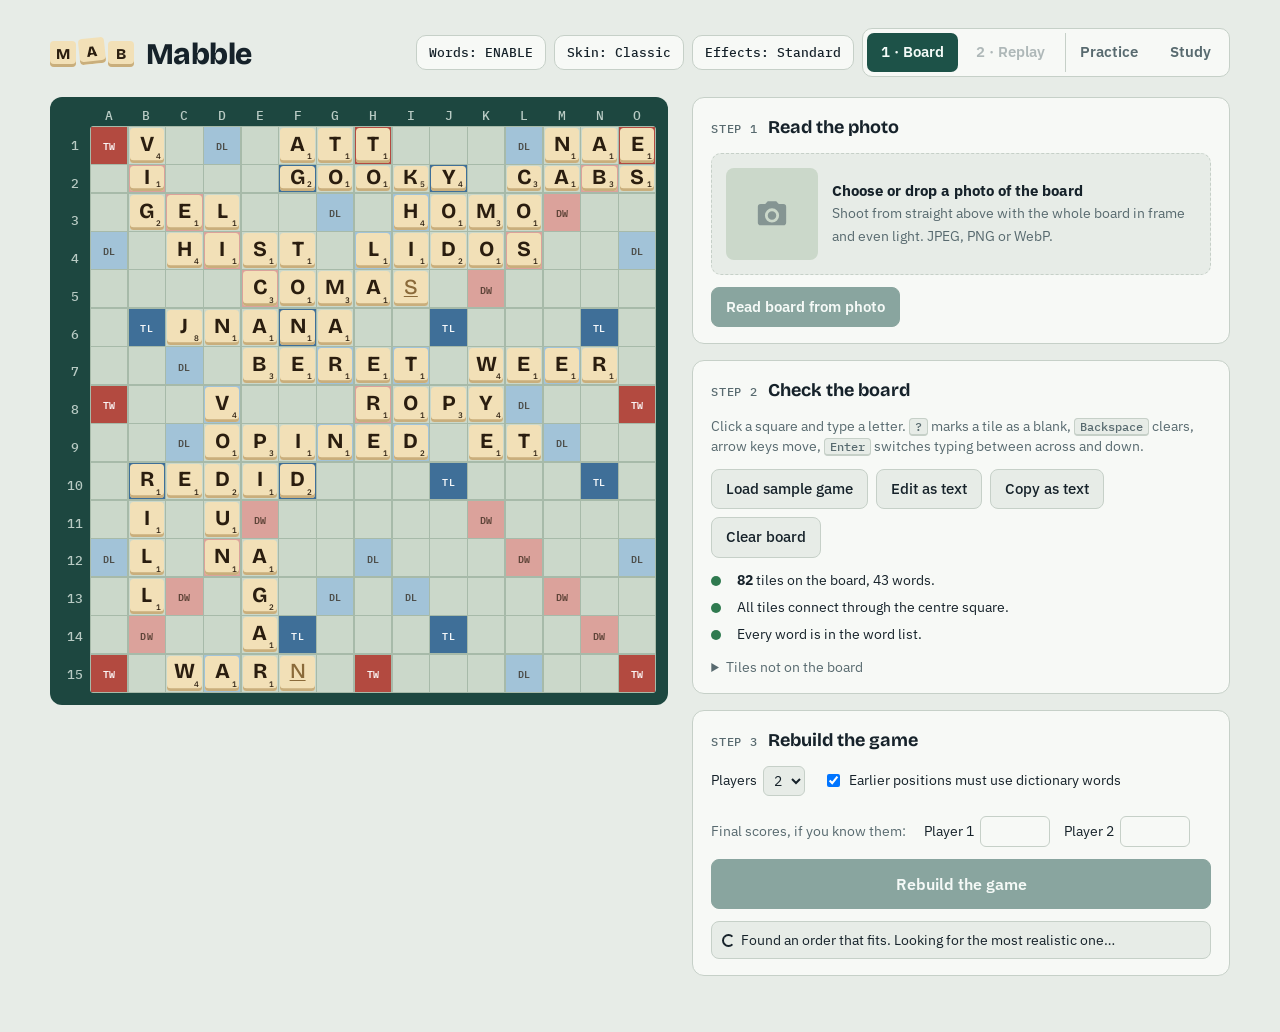
<file: index.html>
<!doctype html>
<html lang="en">
<head>
<meta charset="utf-8">
<meta name="viewport" content="width=device-width,initial-scale=1,viewport-fit=cover">
<title>Mabble</title>
<meta name="description" content="Photograph a finished Scrabble board and rebuild the game move by move, with scores.">
<meta name="theme-color" content="#1d4740">
<link rel="icon" href="icons/icon.svg" type="image/svg+xml">
<link rel="icon" href="icons/icon-192.png" type="image/png" sizes="192x192">
<link rel="apple-touch-icon" href="icons/apple-touch-icon.png">
<link rel="manifest" href="manifest.webmanifest">
<link rel="preconnect" href="https://fonts.googleapis.com">
<link rel="preconnect" href="https://fonts.gstatic.com" crossorigin>
<link rel="stylesheet" href="https://fonts.googleapis.com/css2?family=Bricolage+Grotesque:opsz,wght@12..96,500;12..96,700;12..96,800&family=IBM+Plex+Mono:wght@400;500&family=IBM+Plex+Sans:wght@400;500;600&display=swap">
<script>
// Optional skins (poster, felt): applied before the page draws, with their fonts loaded only when chosen
// Effects: battery saver or high quality (standard has no attribute)
try { const fx = localStorage.getItem('mabble.fx'); if (fx === 'saver' || fx === 'high') document.documentElement.dataset.fx = fx; } catch (e) {}
try { const sk = localStorage.getItem('mabble.skin'), f = { brute: 'https://fonts.googleapis.com/css2?family=Anton&family=Archivo:wght@400;500;600;800&family=IBM+Plex+Mono:wght@400;500;600&family=Oswald:wght@500;600;700&display=swap', felt: 'https://fonts.googleapis.com/css2?family=Jersey+10&display=swap' }[sk]; if (f) { document.documentElement.dataset.skin = sk; document.write('<link rel="stylesheet" id="skinFonts-' + sk + '" href="' + f + '">'); } } catch (e) {}
</script>
<link rel="stylesheet" href="css/style.css">
</head>
<body>
<div class="felt-bg" aria-hidden="true"><div class="felt-swirl"></div><div class="felt-crt"></div></div>
<div class="wrap">
  <!-- ink filters: rough brush edges and torn-paper outlines -->
  <svg class="defs" width="0" height="0" aria-hidden="true" focusable="false">
    <filter id="ink"><feTurbulence type="fractalNoise" baseFrequency="0.85" numOctaves="2" seed="7" result="n"/><feDisplacementMap in="SourceGraphic" in2="n" scale="2.2" xChannelSelector="R" yChannelSelector="G"/></filter>
    <filter id="rough"><feTurbulence type="turbulence" baseFrequency="0.04" numOctaves="2" seed="3" result="n"/><feDisplacementMap in="SourceGraphic" in2="n" scale="7" xChannelSelector="R" yChannelSelector="G"/></filter>
  </svg>
  <header class="top">
    <div class="masthead">
      <div class="rays" aria-hidden="true"></div>
      <div class="brand">
        <div class="mark" aria-hidden="true"><span>M</span><span>A</span><span>B</span></div>
        <h1>Mabble</h1>
      </div>
    </div>
    <div class="head-tools">
    <button class="btn lex-btn" id="lexBtn" type="button" title="Choose the word list">Words: ENABLE</button>
    <button class="btn lex-btn" id="skinBtn" type="button" title="Switch skin">Skin: Classic</button>
    <button class="btn lex-btn" id="fxBtn" type="button" title="Switch animation quality">Effects: Standard</button>
    <div class="tabs" role="tablist" aria-label="Mode">
      <button role="tab" id="tab-setup" aria-selected="true">1 &middot; Board</button>
      <button role="tab" id="tab-replay" aria-selected="false" disabled>2 &middot; Replay</button>
      <button role="tab" id="tab-practice" aria-selected="false">Practice</button>
      <button role="tab" id="tab-study" aria-selected="false">Study<span class="tab-badge" id="studyBadge" hidden></span></button>
    </div>
    </div>
  </header>
  <div class="zigzag" aria-hidden="true"></div>

  <main class="layout">
    <section class="board-col" aria-label="Board">
      <div class="frame">
        <div class="coords" id="colLabels"></div>
        <div class="grid-row">
          <div class="rowlabels" id="rowLabels"></div>
          <div class="board" id="board" aria-label="Scrabble board, 15 by 15"></div>
          <input id="kbd" class="kbd-input" type="text" inputmode="text" autocomplete="off" autocapitalize="characters" autocorrect="off" spellcheck="false" aria-label="Letter for the selected square">
        </div>
      </div>
      <div class="transport" id="transport" hidden>
        <div class="btns">
          <button class="icon-btn" id="tFirst" aria-label="Empty board"><svg viewBox="0 0 16 16"><path d="M3 2h2v12H3zM14 2v12L6 8z"/></svg></button>
          <button class="icon-btn" id="tPrev" aria-label="Previous move"><svg viewBox="0 0 16 16"><path d="M12 2v12L4 8z"/></svg></button>
          <button class="icon-btn play" id="tPlay" aria-label="Play"><svg viewBox="0 0 16 16" id="playIcon"><path d="M4 2v12l10-6z"/></svg></button>
          <button class="icon-btn" id="tNext" aria-label="Next move"><svg viewBox="0 0 16 16"><path d="M4 2v12l8-6z"/></svg></button>
          <button class="icon-btn" id="tLast" aria-label="Final board"><svg viewBox="0 0 16 16"><path d="M11 2h2v12h-2zM2 2v12l8-6z"/></svg></button>
        </div>
        <input type="range" id="tSlider" min="0" max="0" value="0" aria-label="Move">
        <span class="stepnum" id="tNum">0 / 0</span>
      </div>
      <div class="shelves" id="pxRackBox" hidden>
        <!-- the tile bag tiles are drawn from (felt skin only) -->
        <div class="tile-bag" id="tileBag" aria-hidden="true">
          <svg class="bag-art" viewBox="0 0 28 18" shape-rendering="crispEdges" focusable="false"><rect class="k" x="17" y="0" width="4" height="1"/><rect class="pl" x="21" y="0" width="3" height="1"/><rect class="k" x="24" y="0" width="1" height="1"/><rect class="k" x="16" y="1" width="1" height="1"/><rect class="pl" x="17" y="1" width="4" height="1"/><rect class="op" x="21" y="1" width="2" height="1"/><rect class="pl" x="23" y="1" width="2" height="1"/><rect class="k" x="25" y="1" width="1" height="1"/><rect class="k" x="15" y="2" width="1" height="1"/><rect class="pl" x="16" y="2" width="1" height="1"/><rect class="ps" x="17" y="2" width="1" height="1"/><rect class="pu" x="18" y="2" width="2" height="1"/><rect class="op" x="20" y="2" width="4" height="1"/><rect class="pu" x="24" y="2" width="1" height="1"/><rect class="k" x="25" y="2" width="1" height="1"/><rect class="k" x="5" y="3" width="4" height="1"/><rect class="k" x="14" y="3" width="1" height="1"/><rect class="gy" x="15" y="3" width="1" height="1"/><rect class="pu" x="16" y="3" width="4" height="1"/><rect class="op" x="20" y="3" width="4" height="1"/><rect class="pu" x="24" y="3" width="1" height="1"/><rect class="k" x="25" y="3" width="1" height="1"/><rect class="k" x="4" y="4" width="1" height="1"/><rect class="pl" x="5" y="4" width="4" height="1"/><rect class="k" x="9" y="4" width="2" height="1"/><rect class="k" x="13" y="4" width="1" height="1"/><rect class="pl" x="14" y="4" width="1" height="1"/><rect class="gy" x="15" y="4" width="1" height="1"/><rect class="ps" x="16" y="4" width="1" height="1"/><rect class="pu" x="17" y="4" width="3" height="1"/><rect class="op" x="20" y="4" width="3" height="1"/><rect class="pu" x="23" y="4" width="1" height="1"/><rect class="k" x="24" y="4" width="1" height="1"/><rect class="k" x="3" y="5" width="1" height="1"/><rect class="pl" x="4" y="5" width="1" height="1"/><rect class="pu" x="5" y="5" width="4" height="1"/><rect class="pl" x="9" y="5" width="2" height="1"/><rect class="k" x="11" y="5" width="2" height="1"/><rect class="pl" x="13" y="5" width="1" height="1"/><rect class="gy" x="14" y="5" width="1" height="1"/><rect class="pu" x="15" y="5" width="2" height="1"/><rect class="ps" x="17" y="5" width="1" height="1"/><rect class="pu" x="18" y="5" width="3" height="1"/><rect class="op" x="21" y="5" width="1" height="1"/><rect class="pu" x="22" y="5" width="1" height="1"/><rect class="k" x="23" y="5" width="1" height="1"/><rect class="k" x="2" y="6" width="1" height="1"/><rect class="pl" x="3" y="6" width="1" height="1"/><rect class="pu" x="4" y="6" width="7" height="1"/><rect class="pl" x="11" y="6" width="2" height="1"/><rect class="ps" x="13" y="6" width="1" height="1"/><rect class="gy" x="14" y="6" width="1" height="1"/><rect class="pu" x="15" y="6" width="3" height="1"/><rect class="ps" x="18" y="6" width="2" height="1"/><rect class="pu" x="20" y="6" width="2" height="1"/><rect class="k" x="22" y="6" width="1" height="1"/><rect class="k" x="2" y="7" width="1" height="1"/><rect class="pl" x="3" y="7" width="1" height="1"/><rect class="pu" x="4" y="7" width="8" height="1"/><rect class="ps" x="12" y="7" width="1" height="1"/><rect class="gy" x="13" y="7" width="1" height="1"/><rect class="pu" x="14" y="7" width="1" height="1"/><rect class="gy" x="15" y="7" width="3" height="1"/><rect class="k" x="18" y="7" width="4" height="1"/><rect class="k" x="1" y="8" width="1" height="1"/><rect class="pl" x="2" y="8" width="1" height="1"/><rect class="pu" x="3" y="8" width="8" height="1"/><rect class="ps" x="11" y="8" width="1" height="1"/><rect class="pu" x="12" y="8" width="1" height="1"/><rect class="gy" x="13" y="8" width="1" height="1"/><rect class="pu" x="14" y="8" width="4" height="1"/><rect class="gy" x="18" y="8" width="1" height="1"/><rect class="k" x="19" y="8" width="1" height="1"/><rect class="k" x="1" y="9" width="1" height="1"/><rect class="pl" x="2" y="9" width="1" height="1"/><rect class="pu" x="3" y="9" width="9" height="1"/><rect class="gy" x="12" y="9" width="1" height="1"/><rect class="pu" x="13" y="9" width="6" height="1"/><rect class="gy" x="19" y="9" width="1" height="1"/><rect class="k" x="20" y="9" width="1" height="1"/><rect class="k" x="1" y="10" width="1" height="1"/><rect class="pl" x="2" y="10" width="1" height="1"/><rect class="pu" x="3" y="10" width="9" height="1"/><rect class="gd" x="12" y="10" width="1" height="1"/><rect class="pu" x="13" y="10" width="7" height="1"/><rect class="gy" x="20" y="10" width="1" height="1"/><rect class="k" x="21" y="10" width="1" height="1"/><rect class="k" x="0" y="11" width="1" height="1"/><rect class="pl" x="1" y="11" width="1" height="1"/><rect class="pu" x="2" y="11" width="1" height="1"/><rect class="bd" x="3" y="11" width="11" height="1"/><rect class="pu" x="14" y="11" width="7" height="1"/><rect class="gy" x="21" y="11" width="1" height="1"/><rect class="k" x="22" y="11" width="1" height="1"/><rect class="k" x="0" y="12" width="1" height="1"/><rect class="pl" x="1" y="12" width="1" height="1"/><rect class="pu" x="2" y="12" width="1" height="1"/><rect class="bd" x="3" y="12" width="11" height="1"/><rect class="pu" x="14" y="12" width="8" height="1"/><rect class="gy" x="22" y="12" width="1" height="1"/><rect class="k" x="23" y="12" width="1" height="1"/><rect class="k" x="0" y="13" width="1" height="1"/><rect class="pl" x="1" y="13" width="1" height="1"/><rect class="pu" x="2" y="13" width="1" height="1"/><rect class="bd" x="3" y="13" width="11" height="1"/><rect class="pu" x="14" y="13" width="9" height="1"/><rect class="gy" x="23" y="13" width="1" height="1"/><rect class="k" x="24" y="13" width="1" height="1"/><rect class="k" x="0" y="14" width="1" height="1"/><rect class="pl" x="1" y="14" width="1" height="1"/><rect class="pu" x="2" y="14" width="21" height="1"/><rect class="gy" x="23" y="14" width="1" height="1"/><rect class="k" x="24" y="14" width="1" height="1"/><rect class="k" x="0" y="15" width="1" height="1"/><rect class="pl" x="1" y="15" width="1" height="1"/><rect class="ps" x="2" y="15" width="21" height="1"/><rect class="k" x="23" y="15" width="1" height="1"/><rect class="gy" x="24" y="15" width="1" height="1"/><rect class="k" x="25" y="15" width="3" height="1"/><rect class="k" x="1" y="16" width="2" height="1"/><rect class="pl" x="3" y="16" width="1" height="1"/><rect class="ps" x="4" y="16" width="17" height="1"/><rect class="k" x="21" y="16" width="3" height="1"/><rect class="gy" x="24" y="16" width="3" height="1"/><rect class="gd" x="27" y="16" width="1" height="1"/><rect class="k" x="3" y="17" width="18" height="1"/><rect class="k" x="24" y="17" width="4" height="1"/><text class="bag-word" x="8.5" y="13.55" text-anchor="middle">MABBLE</text></svg>
          <span class="bag-count" id="tileBagCount"></span>
        </div>
        <div id="pxRacks"></div>
        <p class="px-live" id="pxLive" aria-live="polite"></p>
        <p class="hint px-help">Tap a tile, then a square. Or tap a square and type; tap it again or press <span class="kbd">Space</span> to switch across or down. <span class="kbd">Enter</span> plays, <span class="kbd">Backspace</span> takes back a tile, <span class="kbd">Esc</span> recalls them all.</p>
      </div>
      <div class="shelves" id="shelves" hidden>
        <div id="shelfList"></div>
        <div class="shelf-key" id="shelfKey">
          <span><i class="rtile key"></i>Certain</span>
          <span><i class="rtile key likely"></i>Likely, with its chance</span>
          <span><i class="rtile key played"></i>Played this move</span>
          <span><i class="rtile key unknown">?</i>Never played, unknown</span>
          <span id="bagCount" class="bag"></span>
        </div>
      </div>
    </section>

    <aside class="panel">
      <!-- SETUP -->
      <div id="setup" class="panel">
        <div class="card">
          <h2><span class="n">Step 1</span>Read the photo</h2>
          <label class="drop" id="drop" for="file">
            <div class="thumb" id="thumb"><svg viewBox="0 0 24 24" aria-hidden="true"><path d="M9 3 7.2 5H4a2 2 0 0 0-2 2v11a2 2 0 0 0 2 2h16a2 2 0 0 0 2-2V7a2 2 0 0 0-2-2h-3.2L15 3H9zm3 5a5 5 0 1 1 0 10 5 5 0 0 1 0-10zm0 2a3 3 0 1 0 0 6 3 3 0 0 0 0-6z"/></svg></div>
            <div>
              <strong id="dropTitle">Choose or drop a photo of the board</strong>
              <span class="hint">Shoot from straight above with the whole board in frame and even light. JPEG, PNG or WebP.</span>
            </div>
          </label>
          <input type="file" id="file" accept="image/jpeg,image/png,image/webp,image/gif" class="visually-hidden">
          <div id="pickerBox" class="picker-box" hidden>
            <p class="hint">Drag the four dots onto the outer corners of the 15 × 15 grid of squares, so the yellow lines follow the board's lines. The yellow dot is A1, the top-left square when letters read upright.</p>
            <canvas id="picker" class="picker" aria-label="Board photo with draggable grid corners"></canvas>
            <div class="row"><button class="btn" id="rotateBtn" type="button">Move A1 to the next corner</button></div>
          </div>
          <div class="row">
            <button class="btn primary" id="readBtn" disabled>Read board from photo</button>
            <button class="btn" id="stopBtn" hidden>Stop</button>
          </div>
          <div class="status" id="visionStatus" hidden></div>
          <details id="warpBox" hidden>
            <summary class="hint">Straightened photo the reader used</summary>
            <img id="warpImg" class="warp-img" alt="Straightened board photo">
          </details>
        </div>

        <div class="card">
          <h2><span class="n">Step 2</span>Check the board</h2>
          <p class="hint">Click a square and type a letter. <span class="kbd">?</span> marks a tile as a blank, <span class="kbd">Backspace</span> clears, arrow keys move, <span class="kbd">Enter</span> switches typing between across and down.</p>
          <div class="row">
            <button class="btn" id="sampleBtn">Load sample game</button>
            <button class="btn" id="textBtn">Edit as text</button>
            <button class="btn" id="copyBtn">Copy as text</button>
            <button class="btn" id="clearBtn">Clear board</button>
          </div>
          <div id="textBox" hidden>
            <textarea id="textArea" spellcheck="false" aria-label="Board as text"></textarea>
            <p class="hint">15 lines of 15 characters. Letters are tiles, lowercase means a blank, a dot is an empty square.</p>
            <div class="row"><button class="btn primary" id="applyText">Apply text</button><button class="btn" id="cancelText">Cancel</button></div>
          </div>
          <div class="checks" id="checks"></div>
          <details>
            <summary class="hint" style="cursor:pointer">Tiles not on the board</summary>
            <div class="unseen" id="unseen"></div>
          </details>
        </div>

        <div class="card">
          <h2><span class="n">Step 3</span>Rebuild the game</h2>
          <div class="opts">
            <label>Players <select id="players"><option>2</option><option>3</option><option>4</option></select></label>
            <label><input type="checkbox" id="strict" checked> Earlier positions must use dictionary words</label>
          </div>
          <div class="opts score-in">
            <span class="hint">Final scores, if you know them:</span>
            <span id="scoreFields"></span>
          </div>
          <button class="btn primary big" id="solveBtn" disabled>Loading word list…</button>
          <div class="status" id="solveStatus" hidden></div>
        </div>
      </div>

      <!-- PRACTICE -->
      <div id="practice" class="panel" hidden>
        <div class="card">
          <h2>Practice game</h2>
          <div class="scores" id="pxScores"></div>
          <div class="px-break" id="pxBreak" aria-live="polite"></div>
          <div class="row px-controls">
            <button class="btn primary" id="pxPlay" disabled>Play</button>
            <button class="btn" id="pxRecall">Recall</button>
            <button class="btn" id="pxShuffle">Shuffle</button>
            <button class="btn" id="pxExchange">Exchange</button>
            <button class="btn primary" id="pxConfirm" hidden>Exchange chosen tiles</button>
            <button class="btn" id="pxPass">Pass</button>
          </div>
          <p class="status" id="pxMsg" hidden></p>
          <div class="row px-foot"><span class="bag" id="pxBag"></span>
            <label class="px-opp">Opponent <select id="pxOpp" title="Who the next new game is against">
              <option value="">Yourself</option><option value="basic">MoBot (easy)</option><option value="better">ThantBot (medium)</option><option value="stee">CinBot (hard)</option>
            </select><span id="pxOppTag" aria-hidden="true"></span></label>
            <button class="btn" id="pxNew">New game</button></div>
        </div>
        <div class="card">
          <h2 id="pxReviewTitle">Quackle review</h2>
          <div id="pxReview"></div>
        </div>
        <div class="card">
          <h2>Moves</h2>
          <p class="note" id="pxTotals"></p>
          <div class="moves-wrap" id="pxHistory"></div>
        </div>
      </div>

      <!-- REPLAY -->
      <div id="replay" class="panel" hidden>
        <div class="card">
          <h2 id="replayTitle">Reconstructed game</h2>
          <div class="scores" id="scores"></div>
          <p class="note" id="replayMeta"></p>
          <p class="note" id="endgame" hidden></p>
        </div>
        <div class="card" id="qkCard">
          <h2 id="qkTitle">Move analysis</h2>
          <div id="qkBody">
            <p class="hint">Compare every move with the choice of Quackle, an open-source Scrabble engine that runs in this browser. It downloads about 26 MB the first time.</p>
            <div class="row"><button class="btn primary" id="qkLoad">Load Quackle</button></div>
          </div>
        </div>
        <div class="card">
          <h2>Moves</h2>
          <div class="moves-wrap" id="movesWrap">
            <table>
              <thead><tr><th>#</th><th>Player</th><th>Where</th><th>Word</th><th class="num">Pts</th><th class="num">Total</th><th class="num qk-col" hidden title="Equity given up compared with Quackle's best play">vs Quackle</th></tr></thead>
              <tbody id="moveRows"></tbody>
            </table>
          </div>
          <div class="row">
            <button class="btn" id="anotherBtn">Try another order</button>
            <button class="btn" id="editBtn">Edit the board</button>
          </div>
          <p class="note">This is one order of play that fits every word on the board. Others may fit too. Scores follow standard premium squares, count blanks as zero and add 50 for using all seven tiles. The end-of-game adjustment is added only when the rebuilt game shows who used their last tile, so totals can differ from the score sheet.</p>
        </div>
      </div>
    </aside>
  </main>

  <!-- STUDY: word lists and spaced review, drawn by js/study.js -->
  <section id="study" class="study" aria-label="Study" hidden></section>
</div>

<dialog id="lexDialog" aria-labelledby="lexTitle">
  <form method="dialog" class="dialog-body" id="lexForm">
    <h2 id="lexTitle">Word list</h2>
    <p class="hint">Words are checked against <b id="lexCurrent">ENABLE</b>. This list is used for checking the board, rebuilding games, practice games and Quackle's suggestions.</p>
    <p class="hint">ENABLE is free and built in, and close to the North American tournament list. To use Collins Scrabble Words (CSW24) or another list, load it from a copy you're entitled to use, as a text file with one word per line (anything after the first word on a line is ignored). The file stays in this browser. It is never uploaded or published.</p>
    <label class="field" for="lexFile">Word list file
      <input id="lexFile" type="file" accept=".txt,text/plain">
    </label>
    <label class="field" for="lexName">Name
      <input id="lexName" type="text" placeholder="CSW24" autocomplete="off" spellcheck="false">
    </label>
    <label class="check-line"><input type="checkbox" id="lexCollins"> This is a Collins list (Quackle uses its Collins leave values)</label>
    <p class="status" id="lexStatus" hidden></p>
    <div class="row">
      <button class="btn primary" id="lexUse" type="button" disabled>Use this list</button>
      <button class="btn" id="lexStored" type="button" hidden>Use my saved list</button>
      <button class="btn" id="lexBuiltin" type="button">Use ENABLE</button>
      <button class="btn" id="lexForget" type="button" hidden>Forget my list</button>
      <button class="btn" value="close" type="submit">Close</button>
    </div>
  </form>
</dialog>

<dialog id="blankDialog" aria-labelledby="blankTitle">
  <form method="dialog" class="dialog-body">
    <h2 id="blankTitle">Which letter is the blank?</h2>
    <div class="blank-grid" id="blankGrid"></div>
    <div class="row"><button class="btn" value="" type="submit">Cancel</button></div>
  </form>
</dialog>

<script type="module" src="js/app.js"></script>
</body>
</html>
</file>
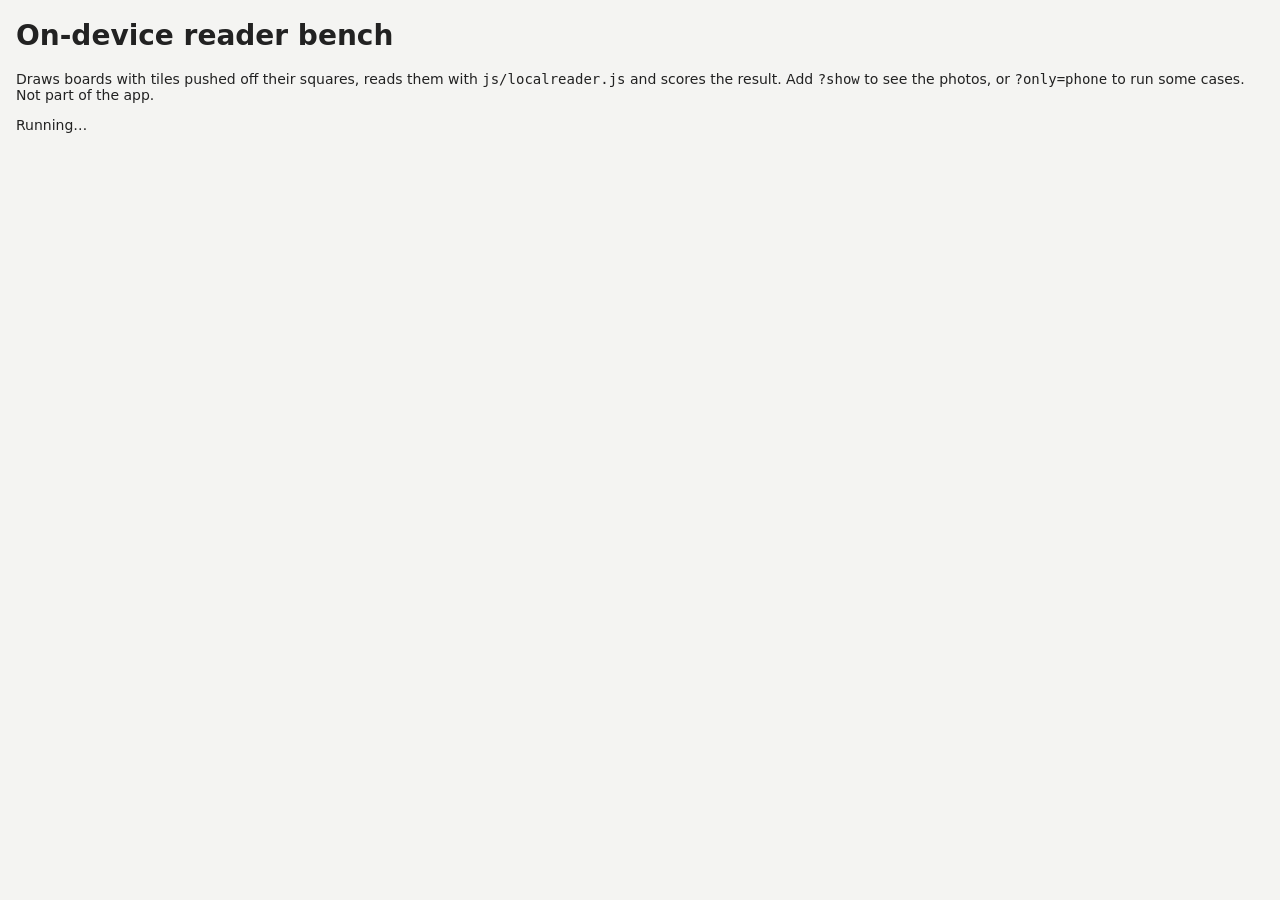
<file: tools/reader-bench.html>
<!doctype html>
<html lang="en">
<head>
<meta charset="utf-8">
<meta name="viewport" content="width=device-width,initial-scale=1">
<title>Reader Bench</title>
<style>
  body { font: 14px system-ui, sans-serif; margin: 16px; background: #f4f4f2; color: #222; }
  table { border-collapse: collapse; margin: 12px 0; }
  td, th { border: 1px solid #ccc; padding: 4px 8px; text-align: right; }
  canvas, img { max-width: 360px; margin: 4px; border: 1px solid #999; }
  pre { font: 12px ui-monospace, monospace; }
</style>
</head>
<body>
<h1>On-device reader bench</h1>
<p>Draws boards with tiles pushed off their squares, reads them with <code>js/localreader.js</code> and scores the result.
Add <code>?show</code> to see the photos, or <code>?only=phone</code> to run some cases. Not part of the app.</p>
<div id="out">Running…</div>
<div id="pics"></div>
<script type="module">
import { readBoardLocally, squareToQuad } from '../js/localreader.js';

const N = 15;
const BOARDS = [
  ['.V...ATT....NAE', '.I...GOOKY.CABS', '.GEL....HOMO...', '..HIST.LIDOS...', '....COMAs......', '..JNANA........', '....BERET.WEER.', '...V...ROPY....', '...OPINED.ET...', '.REDID.........', '.I.U...........', '.L.NA..........', '.L..G..........', '....A..........', '..WARn.........'],
  ['....K.R.L......', '....ETA.I.I....', 'T.D.NOR.N.N....', 'O.I..PESO.T....', 'T.V.AS.C.QI....', 'ETAPE..U.U.....', 'MO.YO..BOA.....', '.I.ON.FADS.....', 'ET.I..E.ES.....', 'G..D..N.......L', 'ARM...CARBOY..I', 'L.AXE.E..AW...R', '..WIFED..RELIVE', '...............', '...............'],
  ['..W..L.........', '..RAIA....R....', '..E..MM.GLUEY..', '..N..BO.L.G.OI.', '.....SORA.A....', '...A..TOD.T....', '...F...V.AE....', '...F..PEDS.....', '...E..ONES.....', '...CURT.P......', '...T..S.O......', '....LAY.NO.....', '...NIB.WED.....', 'AGREE..ADO.....', '.......N.R.....'],
];

// premium squares, as in the app
const PREM = Array(N * N).fill('');
{
  const put = (list, t) => list.forEach(([r, c]) => {
    for (const [a, b] of [[r, c], [c, r]]) for (const rr of [a, 14 - a]) for (const cc of [b, 14 - b]) PREM[rr * N + cc] = t;
  });
  put([[0,3],[2,6],[3,7],[6,6]], 'dl'); put([[1,5],[5,5]], 'tl'); put([[1,1],[2,2],[3,3],[4,4],[7,7]], 'dw'); put([[0,0],[0,7]], 'tw');
}
const VAL = { A:1,B:3,C:3,D:2,E:1,F:4,G:2,H:4,I:1,J:8,K:5,L:1,M:3,N:1,O:1,P:3,Q:10,R:1,S:1,T:1,U:1,V:4,W:4,X:8,Y:4,Z:10 };
const STYLES = {
  classic: { bg: '#2c5e47', sq: '#cddcc4', line: '#2c5e47', tw: '#d6503f', dw: '#eea59a', tl: '#3b78c4', dl: '#a9d1ea', label: '#1d2b24', face: [240, 222, 178], font: '700 SIZEpx "Segoe UI", sans-serif' },
  wood:    { bg: '#8a5a2b', sq: '#e2c795', line: '#8a5a2b', tw: '#b5403a', dw: '#d88c76', tl: '#3f6fa6', dl: '#8fb6cf', label: '#3a2a18', face: [238, 220, 176], font: '700 SIZEpx Verdana, sans-serif' },
  dark:    { bg: '#151515', sq: '#2b2b2b', line: '#111', tw: '#c8322f', dw: '#c56a7b', tl: '#2b63b5', dl: '#4b8fb8', label: '#e6e6e6', face: [236, 228, 214], font: '700 SIZEpx Tahoma, sans-serif' },
};

// a seeded random number generator, so every run draws the same boards
function rng(seed) { return () => { seed = (seed * 1664525 + 1013904223) >>> 0; return seed / 4294967296; }; }

async function drawPhoto(rows, { shift, rot, cornerErr, style, seed, persp, res, jpeg }) {
  const R = rng(seed), u = (a = 1) => (R() * 2 - 1) * a;
  const S = 76, M = 90, W = S * N + M * 2, st = STYLES[style];
  const cv = document.createElement('canvas'); cv.width = cv.height = W;
  const g = cv.getContext('2d');
  g.fillStyle = '#7d6a55'; g.fillRect(0, 0, W, W);                      // table
  g.fillStyle = st.bg; g.fillRect(M - 18, M - 18, S * N + 36, S * N + 36);
  for (let r = 0; r < N; r++) for (let c = 0; c < N; c++) {
    const p = PREM[r * N + c];
    g.fillStyle = p ? st[p] : st.sq; g.fillRect(M + c * S + 2, M + r * S + 2, S - 4, S - 4);
    if (p) {
      g.fillStyle = st.label; g.font = `700 ${S * 0.16}px Arial`; g.textAlign = 'center'; g.textBaseline = 'middle';
      const words = { tw: ['TRIPLE', 'WORD', 'SCORE'], dw: ['DOUBLE', 'WORD', 'SCORE'], tl: ['TRIPLE', 'LETTER', 'SCORE'], dl: ['DOUBLE', 'LETTER', 'SCORE'] }[p];
      words.forEach((w, k) => g.fillText(w, M + c * S + S / 2, M + r * S + S * (0.3 + k * 0.2)));
    }
  }
  // shifts that run along rows and columns (a nudged word moves together) plus jitter per tile
  const rowS = Array.from({ length: N }, () => [u(shift * 0.6), u(shift * 0.6)]);
  const colS = Array.from({ length: N }, () => [u(shift * 0.6), u(shift * 0.6)]);
  const T = S * 0.92;
  for (let r = 0; r < N; r++) for (let c = 0; c < N; c++) {
    const ch = rows[r][c]; if (ch === '.') continue;
    const dx = (rowS[r][0] + colS[c][0] + u(shift * 0.5)) * S, dy = (rowS[r][1] + colS[c][1] + u(shift * 0.5)) * S;
    g.save();
    g.translate(M + c * S + S / 2 + dx, M + r * S + S / 2 + dy);
    g.rotate(u(rot) * Math.PI / 180);
    const k = 1 + u(0.05), f = st.face.map(v => Math.round(Math.min(255, v * k)));
    g.shadowColor = 'rgba(0,0,0,0.45)'; g.shadowBlur = 5; g.shadowOffsetX = 3; g.shadowOffsetY = 4;
    g.fillStyle = `rgb(${f.map(v => v * 0.72 | 0)})`; g.beginPath(); g.roundRect(-T / 2, -T / 2, T, T + S * 0.05, S * 0.1); g.fill();
    g.shadowColor = 'transparent';
    g.fillStyle = `rgb(${f})`; g.beginPath(); g.roundRect(-T / 2, -T / 2, T, T, S * 0.1); g.fill();
    if (ch !== ch.toLowerCase() || ch === ch.toUpperCase()) {
      g.fillStyle = '#1b1b1b'; g.font = st.font.replace('SIZE', S * 0.58); g.textAlign = 'center'; g.textBaseline = 'middle';
      g.fillText(ch, -S * 0.05, S * 0.02);
      g.font = `700 ${S * 0.2}px Arial`; g.fillText(String(VAL[ch]), T * 0.33, T * 0.3);
    }
    g.restore();
  }
  // uneven light, sensor noise and a little blur
  const lg = g.createRadialGradient(W * (0.3 + R() * 0.4), W * (0.3 + R() * 0.4), W * 0.1, W / 2, W / 2, W * 0.8);
  lg.addColorStop(0, 'rgba(255,255,255,0.10)'); lg.addColorStop(1, 'rgba(0,0,0,0.22)');
  g.fillStyle = lg; g.fillRect(0, 0, W, W);
  const img = g.getImageData(0, 0, W, W), d = img.data;
  for (let i = 0; i < d.length; i += 4) { const n = u(10); d[i] += n; d[i + 1] += n; d[i + 2] += n; }
  g.putImageData(img, 0, 0);
  const out = document.createElement('canvas'); out.width = out.height = W;
  const o = out.getContext('2d'); o.filter = 'blur(0.7px)'; o.drawImage(cv, 0, 0);
  // corners placed by hand: a little off the true grid corners
  const e = () => u(cornerErr * S);
  const a = M, b = M + S * N;
  let corners = [[a, a], [b, a], [b, b], [a, b]];
  let photo = out;
  if (persp || res) photo = await camera(out, corners, persp || 0, res || W, R);
  corners = photo.corners || corners;
  photo = photo.canvas || photo;
  if (jpeg) photo = await recompress(photo, jpeg);
  return { photo, corners: corners.map(([x, y]) => [x + e(), y + e()]) };
}

// Look at the flat drawing through a tilted camera: each photo pixel samples the
// drawing through a homography, and the board corners are found by inverting it.
async function camera(flat, corners, persp, res, R) {
  const W = flat.width, k = persp * W;
  // where the photo's corners land in the drawing: the far edge looks narrower
  const q = [[-k * (0.6 + R() * 0.4), -k * 0.3], [W + k * (0.6 + R() * 0.4), -k * 0.3], [W - k * 0.2 * R(), W + k * 0.1], [k * 0.2 * R(), W + k * 0.1]];
  const map = squareToQuad(q);
  const fd = flat.getContext('2d').getImageData(0, 0, W, W).data;
  const cv = document.createElement('canvas'); cv.width = cv.height = res;
  const g = cv.getContext('2d'), img = g.createImageData(res, res), d = img.data;
  for (let y = 0; y < res; y++) for (let x = 0; x < res; x++) {
    const [sx, sy] = map((x + 0.5) / res, (y + 0.5) / res);
    const ix = Math.max(0, Math.min(W - 1, sx | 0)), iy = Math.max(0, Math.min(W - 1, sy | 0)), i = (iy * W + ix) * 4, o = (y * res + x) * 4;
    d[o] = fd[i]; d[o + 1] = fd[i + 1]; d[o + 2] = fd[i + 2]; d[o + 3] = 255;
  }
  g.putImageData(img, 0, 0);
  // invert the map for each board corner (Newton steps with a numerical Jacobian)
  const inv = ([tx, ty]) => {
    let u = 0.5, v = 0.5;
    for (let it = 0; it < 30; it++) {
      const [x, y] = map(u, v), h = 1e-4, [xu, yu] = map(u + h, v), [xv, yv] = map(u, v + h);
      const a = (xu - x) / h, b = (xv - x) / h, c = (yu - y) / h, dd = (yv - y) / h, det = a * dd - b * c;
      const ex = tx - x, ey = ty - y; u += (dd * ex - b * ey) / det; v += (-c * ex + a * ey) / det;
    }
    return [u * res, v * res];
  };
  return { canvas: cv, corners: corners.map(inv) };
}

async function recompress(cv, quality) {
  const img = new Image(); img.src = cv.toDataURL('image/jpeg', quality); await img.decode();
  const out = document.createElement('canvas'); out.width = cv.width; out.height = cv.height;
  out.getContext('2d').drawImage(img, 0, 0); return out;
}

function score(truth, got) {
  let tiles = 0, found = 0, right = 0, extra = 0;
  for (let r = 0; r < N; r++) for (let c = 0; c < N; c++) {
    const t = truth[r][c], g = got[r][c];
    if (t === '.') { if (g !== '.') extra++; continue; }
    if (t === t.toLowerCase()) continue;          // blanks carry no letter to read
    tiles++; if (g !== '.') found++; if (g === t) right++;
  }
  return { tiles, found, right, extra };
}

const words = new Set((await (await fetch('../data/words.txt')).text()).split(/\r?\n/).map(w => w.trim().toUpperCase()).filter(Boolean));
const show = location.search.includes('show');
const ONLY = new URLSearchParams(location.search).get('only');
const SCEN_ALL = [
  { name: 'aligned', shift: 0, rot: 0, cornerErr: 0.05 },
  { name: 'slight', shift: 0.08, rot: 2, cornerErr: 0.12 },
  { name: 'moderate', shift: 0.16, rot: 4, cornerErr: 0.2 },
  { name: 'messy', shift: 0.25, rot: 7, cornerErr: 0.3 },
  { name: 'phone', shift: 0.14, rot: 4, cornerErr: 0.2, persp: 0.12, res: 1000, jpeg: 0.7 },
  { name: 'phone, messy', shift: 0.22, rot: 6, cornerErr: 0.25, persp: 0.15, res: 900, jpeg: 0.6 },
];
const SCEN = ONLY ? SCEN_ALL.filter(s => s.name.startsWith(ONLY)) : SCEN_ALL;
const results = [];
let html = '<table><tr><th>case</th><th>style</th><th>tiles found</th><th>letters right (raw)</th><th>letters right (with words)</th><th>false tiles</th><th>ms per read</th></tr>';
for (const sc of SCEN) for (const style of Object.keys(STYLES)) {
  const tot = { tiles: 0, found: 0, raw: 0, right: 0, extra: 0, ms: 0 };
  for (let b = 0; b < BOARDS.length; b++) {
    const { photo, corners } = await drawPhoto(BOARDS[b], { ...sc, style, seed: 11 + b * 7 + sc.shift * 1000 });
    if (show && b === 0) document.getElementById('pics').append(photo);
    const t0 = performance.now(); const raw = await readBoardLocally(photo, corners, {}); tot.ms += performance.now() - t0;
    const rep = await readBoardLocally(photo, corners, { isWord: w => words.has(w) });
    const s1 = score(BOARDS[b], raw.rows), s2 = score(BOARDS[b], rep.rows);
    tot.tiles += s1.tiles; tot.found += s1.found; tot.raw += s1.right; tot.right += s2.right; tot.extra += s2.extra;
  }
  const pc = x => (100 * x / tot.tiles).toFixed(1) + '%';
  results.push({ case: sc.name, style, found: pc(tot.found), raw: pc(tot.raw), right: pc(tot.right), extra: tot.extra, ms: Math.round(tot.ms / BOARDS.length) });
  html += `<tr><td>${sc.name}</td><td>${style}</td><td>${pc(tot.found)}</td><td>${pc(tot.raw)}</td><td>${pc(tot.right)}</td><td>${tot.extra}</td><td>${Math.round(tot.ms / BOARDS.length)}</td></tr>`;
}
document.getElementById('out').innerHTML = html + '</table>';
window.bench = { drawPhoto, BOARDS, SCEN_ALL, words };   // for poking at single cases from the console
window.benchResults = results;
</script>
</body>
</html>
</file>
<file: css/style.css>
/* Layout: board on the left as the working surface, a tool panel on the right that switches between setting up the board and replaying the game. */
/* Classic skin (the default) */
:root {
  --bg: #e7ece7;
  --surface: #f7f9f6;
  --ink: #16222a;
  --muted: #586a6f;
  --line: #c6d0c8;
  --accent: #1d5248;
  --accent-ink: #f4fbf8;
  --frame: #1d4740;
  --sq: #cbd8ca;
  --sq-line: #a7baa9;
  --tw: #b34a40;
  --dw: #dba29b;
  --tl: #3f6f98;
  --dl: #a2c3d8;
  --prem-ink: #ffffff;
  --tile: #f2e0b7;
  --tile-edge: #c9ae7c;
  --tile-ink: #2a1d0f;
  --hot: #e09a1f;
  --bad: #c0392b;
  --warn-bg: #f6ead2;
  --ok: #2f7a4f;
  --hair: #dde3de;
  --blue: #3f6f98;
  --yellow: #e09a1f;
  --steel: #8b939a;
  --steel-hi: #cfd4d8;
  --shadow: transparent;
  --f-head: "IBM Plex Sans", "Segoe UI", system-ui, sans-serif;
  --f-display: "Bricolage Grotesque", "Segoe UI", system-ui, sans-serif;
  --f-body: "IBM Plex Sans", "Segoe UI", system-ui, sans-serif;
  --f-mono: "IBM Plex Mono", ui-monospace, Consolas, monospace;
}
@media (prefers-color-scheme: dark) {
  :root:not([data-theme="light"]) {
    --bg: #0f1719; --surface: #162124; --ink: #e2eae5; --muted: #93a6a4; --line: #2b3b3d;
    --accent: #6cc0ab; --accent-ink: #0c1a17; --frame: #0a1213; --sq: #22353a; --sq-line: #30494d;
    --tw: #9a3d35; --dw: #835653; --tl: #2f5878; --dl: #3d6279; --prem-ink: #f1e9e6;
    --tile: #e9d4a7; --tile-edge: #b19463; --tile-ink: #24180b; --hot: #f2b544; --bad: #ef6b5b;
    --warn-bg: #2d2717; --ok: #6cc08b; color-scheme: dark;
  }
}
:root[data-theme="dark"] {
  --bg: #0f1719; --surface: #162124; --ink: #e2eae5; --muted: #93a6a4; --line: #2b3b3d;
  --accent: #6cc0ab; --accent-ink: #0c1a17; --frame: #0a1213; --sq: #22353a; --sq-line: #30494d;
  --tw: #9a3d35; --dw: #835653; --tl: #2f5878; --dl: #3d6279; --prem-ink: #f1e9e6;
  --tile: #e9d4a7; --tile-edge: #b19463; --tile-ink: #24180b; --hot: #f2b544; --bad: #ef6b5b;
  --warn-bg: #2d2717; --ok: #6cc08b; color-scheme: dark;
}
/* Poster skin (data-skin="brute"), a BRUTE!-style Constructivist poster: stark paper, black ink, blood red and electric blue,
   gunmetal plates with rivets, hard offset shadows, condensed shouting type. */
:root[data-skin="brute"] {
  --bg: #f1efe9;          /* stark poster paper */
  --surface: #ffffff;
  --ink: #0a0a0a;
  --muted: #4b4b4b;
  --line: #0a0a0a;        /* ink lines are black */
  --hair: #c9c6bd;        /* quiet separators */
  --accent: #d6141c;      /* blood red */
  --accent-ink: #ffffff;
  --blue: #0b48ff;        /* electric blue */
  --yellow: #ffd200;      /* safety yellow, for highlights */
  --frame: #151719;       /* gunmetal */
  --steel: #8b939a;
  --steel-hi: #cfd4d8;
  --sq: #f3f1ea;
  --sq-line: #0a0a0a;
  --tw: #d6141c;
  --dw: #f4a9a6;
  --tl: #0b48ff;
  --dl: #9cb6ff;
  --prem-ink: #ffffff;
  --tile: #fbfaf6;
  --tile-edge: #0a0a0a;
  --tile-ink: #0a0a0a;
  --hot: #0b48ff;
  --bad: #d6141c;
  --warn-bg: #fff1b3;
  --ok: #0b48ff;
  --shadow: #0a0a0a;
  --f-display: "Anton", "Impact", "Arial Narrow Bold", sans-serif;
  --f-head: "Oswald", "Arial Narrow", "Segoe UI", sans-serif;
  --f-body: "Archivo", "Segoe UI", system-ui, sans-serif;
  --f-mono: "IBM Plex Mono", ui-monospace, Consolas, monospace;
}
@media (prefers-color-scheme: dark) {
  :root[data-skin="brute"]:not([data-theme="light"]) {
    --bg: #0b0b0c; --surface: #17181a; --ink: #f3f1ec; --muted: #a7a7a3; --line: #f3f1ec; --hair: #3a3b3e;
    --accent: #ff2b2b; --accent-ink: #0a0a0a; --blue: #4d82ff; --yellow: #ffd200;
    --frame: #050505; --steel: #5f666c; --steel-hi: #9aa1a7;
    --sq: #1c1d20; --sq-line: #000000; --tw: #e0161e; --dw: #7a2b2b; --tl: #2f63ff; --dl: #2d3f7a; --prem-ink: #ffffff;
    --tile: #f1efe8; --tile-edge: #000000; --tile-ink: #0a0a0a; --hot: #4d82ff; --bad: #ff3b3b;
    --warn-bg: #3a3000; --ok: #4d82ff; --shadow: #3b3e42; color-scheme: dark;
  }
}
:root[data-skin="brute"][data-theme="dark"] {
  --bg: #0b0b0c; --surface: #17181a; --ink: #f3f1ec; --muted: #a7a7a3; --line: #f3f1ec; --hair: #3a3b3e;
  --accent: #ff2b2b; --accent-ink: #0a0a0a; --blue: #4d82ff; --yellow: #ffd200;
  --frame: #050505; --steel: #5f666c; --steel-hi: #9aa1a7;
  --sq: #1c1d20; --sq-line: #000000; --tw: #e0161e; --dw: #7a2b2b; --tl: #2f63ff; --dl: #2d3f7a; --prem-ink: #ffffff;
  --tile: #f1efe8; --tile-edge: #000000; --tile-ink: #0a0a0a; --hot: #4d82ff; --bad: #ff3b3b;
  --warn-bg: #3a3000; --ok: #4d82ff; --shadow: #3b3e42; color-scheme: dark;
}
* { box-sizing: border-box; }
[hidden] { display: none !important; }
body {
  background: var(--bg); color: var(--ink); font-family: var(--f-body); font-size: 15px; line-height: 1.5;
  padding-left: max(16px, env(safe-area-inset-left, 0px)); padding-right: max(16px, env(safe-area-inset-right, 0px));
  padding-block: 20px 48px;
}
.wrap { max-width: 1180px; margin: 0 auto; display: grid; gap: 20px; }
h1, h2, h3 { font-family: var(--f-display); text-wrap: balance; margin: 0; }
button, input, select, textarea { font: inherit; color: inherit; }
:focus-visible { outline: 2px solid var(--accent); outline-offset: 2px; }

/* header */
.top { display: flex; flex-wrap: wrap; align-items: end; justify-content: space-between; gap: 12px 24px; }
.brand { display: flex; align-items: center; gap: 12px; }
.mark { display: flex; gap: 3px; }
.mark span { width: 26px; height: 26px; border-radius: 4px; background: var(--tile); color: var(--tile-ink); box-shadow: inset 0 -3px 0 var(--tile-edge);
  font: 800 15px/26px var(--f-display); text-align: center; }
.mark span:nth-child(2) { transform: translateY(-3px) rotate(-6deg); }
h1 { font-size: 30px; font-weight: 800; letter-spacing: -0.02em; }
.tabs { display: flex; gap: 4px; padding: 4px; background: var(--surface); border: 1px solid var(--line); border-radius: 10px; }
.tabs button { border: 0; background: transparent; padding: 8px 14px; border-radius: 7px; cursor: pointer; font-weight: 600; color: var(--muted); }
.tabs button[aria-selected="true"] { background: var(--accent); color: var(--accent-ink); }
.tabs button:disabled { opacity: .45; cursor: not-allowed; }

.layout { display: grid; grid-template-columns: minmax(0, 1.15fr) minmax(0, 1fr); gap: 24px; align-items: start; }
@media (max-width: 880px) { .layout { grid-template-columns: minmax(0, 1fr); } }

/* board */
.board-col { display: grid; gap: 12px; position: sticky; top: calc(env(safe-area-inset-top, 0px) + 12px); }
@media (max-width: 880px) { .board-col { position: static; } }
.frame { background: var(--frame); border-radius: 12px; padding: 10px 12px 12px 10px; container-type: inline-size; }
.coords { display: grid; grid-template-columns: 5cqi repeat(15, 1fr); gap: 0; }
.coords span { font: 500 2.1cqi var(--f-mono); color: #b9cbc4; text-align: center; padding-bottom: 3px; }
.grid-row { display: grid; grid-template-columns: 5cqi minmax(0, 1fr); }
.rowlabels { display: grid; grid-template-rows: repeat(15, 1fr); }
.rowlabels span { font: 500 2.1cqi var(--f-mono); color: #b9cbc4; display: flex; align-items: center; justify-content: center; }
.board { display: grid; grid-template-columns: repeat(15, 1fr); gap: 1.5px; background: var(--sq-line); border: 1.5px solid var(--sq-line); aspect-ratio: 1; max-width: 100%; outline: none; border-radius: 3px; }
.board.editable { cursor: text; }
.board.focused { outline: 2px solid var(--hot); outline-offset: 3px; }
.grid-row { position: relative; }
.kbd-input { position: absolute; left: 0; top: 0; width: 1px; height: 1px; opacity: 0; border: 0; padding: 0; font-size: 16px; pointer-events: none; }
.sq { position: relative; background: var(--sq); display: flex; align-items: center; justify-content: center; min-width: 0; overflow: hidden; }
.sq .prem { font: 600 1.7cqi/1 var(--f-mono); color: var(--prem-ink); letter-spacing: 0.02em; opacity: .95; }
.sq.tw { background: var(--tw); } .sq.dw { background: var(--dw); } .sq.tl { background: var(--tl); } .sq.dl { background: var(--dl); }
.sq.dl .prem, .sq.dw .prem { color: var(--tile-ink); opacity: .7; }
:root[data-theme="dark"] .sq.dl .prem, :root[data-theme="dark"] .sq.dw .prem { color: var(--prem-ink); }
@media (prefers-color-scheme: dark) { :root:not([data-theme="light"]) .sq.dl .prem, :root:not([data-theme="light"]) .sq.dw .prem { color: var(--prem-ink); } }
.sq .star { width: 52%; height: 52%; fill: var(--tile-ink); opacity: .55; }
.sq.sel { box-shadow: inset 0 0 0 2px var(--hot); }
.sq.sel::after { content: ""; position: absolute; width: 0; height: 0; border: 0.9cqi solid transparent; }
.sq.sel.dir0::after { right: 1px; top: calc(50% - 0.9cqi); border-left-color: var(--hot); border-right-width: 0; }
.sq.sel.dir1::after { bottom: 1px; left: calc(50% - 0.9cqi); border-top-color: var(--hot); border-bottom-width: 0; }
.tile { position: absolute; inset: 1px; border-radius: 0.6cqi; background: var(--tile); box-shadow: inset 0 -0.45cqi 0 var(--tile-edge); color: var(--tile-ink);
  display: flex; align-items: center; justify-content: center; }
.tile b { font: 700 3.6cqi/1 var(--f-display); margin-top: -0.3cqi; }
.tile i { position: absolute; right: 0.45cqi; bottom: 0.45cqi; font: 500 1.35cqi/1 var(--f-mono); font-style: normal; }
.tile.blank b { color: #8a6a3a; font-weight: 500; text-decoration: underline; text-decoration-thickness: 0.25cqi; text-underline-offset: 0.4cqi; }
.tile.ghost { opacity: .32; }
.tile.new { box-shadow: inset 0 -0.45cqi 0 var(--tile-edge), 0 0 0 0.45cqi var(--hot); z-index: 1; animation: drop .35s ease-out both; }
.tile.bad { box-shadow: inset 0 -0.45cqi 0 var(--tile-edge), inset 0 0 0 0.35cqi var(--bad); }
.tile.unsure::before { content: "?"; position: absolute; left: 0.45cqi; top: 0.25cqi; font: 700 1.5cqi/1 var(--f-mono); color: var(--bad); }
.sq.tile-holder { overflow: visible; }
@keyframes drop { from { transform: translateY(-25%) scale(1.18); } to { transform: none; } }
@media (prefers-reduced-motion: reduce) { .tile.new { animation: none; } }


/* transport */
.transport { display: grid; grid-template-columns: auto minmax(0, 1fr) auto; gap: 12px; align-items: center; background: var(--surface); border: 1px solid var(--line); border-radius: 10px; padding: 8px 12px; }
.transport .btns { display: flex; gap: 4px; }
.icon-btn { width: 36px; height: 36px; border-radius: 8px; border: 1px solid var(--line); background: var(--bg); display: grid; place-items: center; cursor: pointer; padding: 0; }
.icon-btn svg { width: 16px; height: 16px; fill: currentColor; }
.icon-btn.play { background: var(--accent); color: var(--accent-ink); border-color: var(--accent); }
.icon-btn:disabled { opacity: .4; cursor: default; }
input[type="range"] { width: 100%; accent-color: var(--accent); }
.stepnum { font: 500 13px var(--f-mono); color: var(--muted); white-space: nowrap; font-variant-numeric: tabular-nums; }

/* panel */
.panel { display: grid; gap: 16px; min-width: 0; }
.card { background: var(--surface); border: 1px solid var(--line); border-radius: 12px; padding: 16px 18px; display: grid; gap: 12px; min-width: 0; }
.card h2 { font-size: 18px; font-weight: 700; display: flex; align-items: baseline; gap: 10px; }
.card h2 .n { font: 500 12px var(--f-mono); color: var(--muted); letter-spacing: .06em; text-transform: uppercase; }
.hint { color: var(--muted); font-size: 13.5px; margin: 0; }
.row { display: flex; flex-wrap: wrap; gap: 8px; align-items: center; }
.btn { border: 1px solid var(--line); background: var(--bg); padding: 8px 14px; border-radius: 8px; cursor: pointer; font-weight: 500; }
.btn:hover { border-color: var(--muted); }
.btn.primary { background: var(--accent); color: var(--accent-ink); border-color: var(--accent); font-weight: 600; }
.btn.primary:hover { filter: brightness(1.08); }
.btn:disabled { opacity: .5; cursor: not-allowed; }
.btn.big { padding: 12px 18px; font-size: 16px; width: 100%; }
.drop { border: 1.5px dashed var(--line); border-radius: 10px; padding: 14px; display: grid; grid-template-columns: auto minmax(0, 1fr); gap: 14px; align-items: center; cursor: pointer; background: var(--bg); }
.drop.over { border-color: var(--accent); }
.drop .thumb { width: 92px; height: 92px; border-radius: 8px; background: var(--sq); display: grid; place-items: center; overflow: hidden; color: var(--muted); }
.drop .thumb img { width: 100%; height: 100%; object-fit: cover; }
.drop .thumb svg { width: 34px; height: 34px; fill: currentColor; opacity: .6; }
.drop strong { display: block; }
.status { font-size: 13.5px; padding: 8px 10px; border-radius: 8px; background: var(--bg); border: 1px solid var(--line); }
.status.err { border-color: var(--bad); color: var(--bad); }
.status.good { border-color: var(--ok); color: var(--ok); }
.kbd { font: 500 12px var(--f-mono); border: 1px solid var(--line); border-bottom-width: 2px; border-radius: 4px; padding: 0 5px; background: var(--bg); }
.checks { display: grid; gap: 6px; font-size: 14px; }
.check { display: grid; grid-template-columns: 18px minmax(0, 1fr); gap: 8px; align-items: start; }
.check .dot { width: 10px; height: 10px; border-radius: 50%; margin-top: 6px; background: var(--ok); }
.check.warn .dot { background: var(--hot); } .check.bad .dot { background: var(--bad); }
.wordchips { display: flex; flex-wrap: wrap; gap: 4px; margin-top: 4px; }
.chip { font: 500 12.5px var(--f-mono); padding: 1px 7px; border-radius: 5px; background: var(--warn-bg); border: 1px solid var(--line); cursor: pointer; }
.unseen { font: 500 13px/1.7 var(--f-mono); letter-spacing: .08em; word-break: break-all; color: var(--muted); }
textarea { width: 100%; min-height: 250px; font: 13px/1.35 var(--f-mono); padding: 10px; border-radius: 8px; border: 1px solid var(--line); background: var(--bg); resize: vertical; }
.opts { display: flex; flex-wrap: wrap; gap: 10px 18px; font-size: 14px; }
.opts label { display: inline-flex; gap: 6px; align-items: center; }
.score-in { align-items: center; margin-top: 8px; }
.score-in #scoreFields { display: inline-flex; flex-wrap: wrap; gap: 8px 14px; }
.score-in input { width: 70px; font: inherit; padding: 4px 6px; border: 1px solid var(--line); border-radius: 6px; background: var(--surface); color: var(--ink); }
select { padding: 4px 6px; border-radius: 6px; border: 1px solid var(--line); background: var(--bg); }

/* replay */
.scores { display: grid; grid-template-columns: repeat(auto-fit, minmax(120px, 1fr)); gap: 8px; }
.pl { border: 1px solid var(--line); border-radius: 10px; padding: 10px 12px; background: var(--bg); }
.pl.turn { border-color: var(--hot); box-shadow: 0 0 0 1px var(--hot); }
.pl .who { font-size: 13px; color: var(--muted); }
.pl .pts { font: 800 28px/1.1 var(--f-display); font-variant-numeric: tabular-nums; }
.pl .fin { font: 12px var(--f-mono); color: var(--muted); }
.moves-wrap { max-height: 460px; overflow: auto; border: 1px solid var(--line); border-radius: 10px; background: var(--bg); }
table { width: 100%; border-collapse: collapse; font-size: 14px; }
th { position: sticky; top: 0; z-index: 2; background: var(--surface); text-align: left; font: 500 11.5px var(--f-mono); letter-spacing: .06em; text-transform: uppercase; color: var(--muted); padding: 7px 8px; border-bottom: 1px solid var(--line); }
td { padding: 6px 8px; border-bottom: 1px solid var(--line); vertical-align: top; font-variant-numeric: tabular-nums; }
tr.mv { cursor: pointer; }
tr.mv:hover td { background: color-mix(in srgb, var(--accent) 6%, transparent); }
tr.mv.cur td { background: color-mix(in srgb, var(--hot) 18%, transparent); }
tr.mv.future td { color: var(--muted); }
td.num, th.num { text-align: right; }
.not { font: 500 13px var(--f-mono); white-space: nowrap; }
.word { font: 700 15px var(--f-display); letter-spacing: .04em; }
.word .thru { opacity: .45; font-weight: 500; }
.word .bl { text-decoration: underline; }
.cross { font: 12px var(--f-mono); color: var(--muted); }
.bingo { font: 600 10.5px var(--f-mono); color: var(--accent-ink); background: var(--accent); border-radius: 4px; padding: 0 5px; margin-left: 4px; vertical-align: 2px; }
.note { font-size: 13px; color: var(--muted); margin: 0; }
.badge { font: 500 11.5px var(--f-mono); border: 1px solid var(--line); border-radius: 999px; padding: 1px 8px; color: var(--muted); background: var(--bg); }
.spinner { display: inline-block; width: 13px; height: 13px; border: 2px solid currentColor; border-right-color: transparent; border-radius: 50%; animation: spin .8s linear infinite; vertical-align: -2px; margin-right: 6px; }
@keyframes spin { to { transform: rotate(360deg); } }
@media (prefers-reduced-motion: reduce) { .spinner { animation-duration: 2.5s; } }
.visually-hidden { position: absolute; width: 1px; height: 1px; overflow: hidden; clip: rect(0 0 0 0); }

/* API key */
dialog { border: 1px solid var(--line); border-radius: 14px; background: var(--surface); color: var(--ink); padding: 0; width: min(480px, calc(100vw - 32px)); }
dialog::backdrop { background: rgb(10 20 22 / 0.55); }
.dialog-body { display: grid; gap: 12px; padding: 20px; }
.dialog-body h2 { font-size: 20px; }
.dialog-body a { color: var(--accent); }
.field { display: grid; gap: 6px; font-weight: 500; font-size: 14px; }
.field input { padding: 10px 12px; border-radius: 8px; border: 1px solid var(--line); background: var(--bg); font: 14px var(--f-mono); width: 100%; }

/* reading method + corner picker */
.picker-box { display: grid; gap: 8px; }
.picker { width: 100%; max-width: 100%; display: block; border-radius: 8px; touch-action: none; cursor: crosshair; background: var(--sq); }
.warp-img { width: 100%; max-width: 420px; border-radius: 6px; margin-top: 8px; display: block; }

/* racks */
.rack { display: flex; flex-wrap: wrap; gap: 6px; min-height: 46px; }
.rtile { position: relative; width: 44px; height: 46px; border-radius: 6px; background: var(--tile); color: var(--tile-ink);
  box-shadow: inset 0 -4px 0 var(--tile-edge); display: grid; place-items: center; font: 700 22px/1 var(--f-display); padding-bottom: 3px; }
.rtile i { position: absolute; right: 4px; bottom: 6px; font: 500 10px/1 var(--f-mono); font-style: normal; }
.rtile small { font: 500 12px/1 var(--f-mono); color: #8a6a3a; }
.rtile.played { box-shadow: inset 0 -4px 0 var(--tile-edge), 0 0 0 2px var(--hot); }
.rtile.left { opacity: .8; }
.rtile.group { background: transparent; box-shadow: none; border: 2px dashed var(--tile-edge); color: var(--muted); font-weight: 500; }
.rtile.unknown { background: var(--bg); box-shadow: none; border: 1px solid var(--line); color: var(--muted); font-weight: 500; }
.rack-notes { display: grid; gap: 6px; font-size: 13.5px; }
.rnote { display: grid; grid-template-columns: 18px minmax(0, 1fr); gap: 8px; align-items: start; }
.rtile.mini-sw { width: 16px; height: 16px; border-radius: 4px; margin-top: 2px; padding: 0; box-shadow: inset 0 -2px 0 var(--tile-edge); }
.rtile.mini-sw.played { box-shadow: inset 0 -2px 0 var(--tile-edge), 0 0 0 2px var(--hot); }
.rtile.mini-sw.group { border-width: 1.5px; box-shadow: none; }
.mini { display: inline-block; min-width: 18px; padding: 0 3px; margin: 1px 2px 1px 0; border-radius: 3px; background: var(--tile); color: var(--tile-ink);
  font: 700 12px/18px var(--f-display); text-align: center; box-shadow: inset 0 -2px 0 var(--tile-edge); }

/* rack shelves under the board */
body.replaying .board-col { position: static; }
.shelves { display: grid; gap: 8px; }
#shelfList { display: grid; gap: 8px; }
.shelf { display: grid; grid-template-columns: minmax(96px, auto) minmax(0, 1fr); gap: 10px; align-items: center; padding: 8px 10px;
  background: var(--surface); border: 1px solid var(--line); border-radius: 10px; }
.shelf.mover { border-color: var(--hot); box-shadow: 0 0 0 1px var(--hot); }
.shelf-head { display: grid; gap: 0; line-height: 1.25; }
.shelf-head b { font: 700 14px var(--f-display); }
.shelf-pts { font: 800 20px var(--f-display); font-variant-numeric: tabular-nums; }
.shelf-tag { font: 500 11px var(--f-mono); color: var(--muted); text-transform: uppercase; letter-spacing: .05em; }
.shelf .rack { gap: 5px; min-height: 0; }
.shelf .rtile { width: clamp(30px, 8.5cqi, 42px); height: auto; aspect-ratio: 44 / 46; font-size: clamp(15px, 4.6cqi, 22px); }
.shelves { container-type: inline-size; }
.rtile.likely { background: color-mix(in srgb, var(--tile) calc(var(--p, 1) * 100%), var(--bg)); box-shadow: inset 0 -4px 0 color-mix(in srgb, var(--tile-edge) calc(var(--p, 1) * 100%), var(--bg)); outline: 1px dashed var(--tile-edge); outline-offset: -1px; }
:root[data-theme="dark"] .rtile.likely { color: var(--ink); }
@media (prefers-color-scheme: dark) { :root:not([data-theme="light"]) .rtile.likely { color: var(--ink); } }
.rtile em { position: absolute; left: 0; right: 0; top: 2px; text-align: center; font: 600 8.5px/1 var(--f-mono); font-style: normal; color: inherit; opacity: .75; }
.rtile.likely { padding-top: 9px; padding-bottom: 2px; }
.shelf-key { display: flex; flex-wrap: wrap; gap: 6px 14px; align-items: center; font-size: 12.5px; color: var(--muted); }
.shelf-key span { display: inline-flex; align-items: center; gap: 6px; }
.rtile.key { width: 14px; height: 14px; padding: 0; border-radius: 3px; box-shadow: inset 0 -2px 0 var(--tile-edge); font-size: 9px; }
.rtile.key.played { box-shadow: inset 0 -2px 0 var(--tile-edge), 0 0 0 2px var(--hot); }
.rtile.key.likely { --p: .55; }
.rtile.key.unknown { font-style: normal; }
.shelf-key .bag { margin-left: auto; font: 500 12.5px var(--f-mono); color: var(--ink); }
@media (max-width: 480px) { .shelf { grid-template-columns: minmax(0, 1fr); gap: 6px; } .shelf-head { grid-auto-flow: column; justify-content: start; gap: 10px; align-items: baseline; } }

/* Quackle move analysis */
.tile.suggest { box-shadow: inset 0 -0.45cqi 0 var(--tile-edge), 0 0 0 0.4cqi var(--accent); outline: 0.3cqi dashed var(--accent); outline-offset: 0.2cqi; z-index: 1; }
.qk-rack { display: flex; flex-wrap: wrap; align-items: center; gap: 4px; margin: 0; font-size: 13.5px; color: var(--muted); }
.qk-rack .mini { font-size: 14px; line-height: 22px; min-width: 22px; }
.mini.likely { background: color-mix(in srgb, var(--tile) 55%, var(--bg)); outline: 1px dashed var(--tile-edge); outline-offset: -1px; }
.verdict { margin: 0; font-size: 15px; }
.verdict b { font-family: var(--f-display); }
.qk-table { max-height: none; }
tr.qkrow { cursor: pointer; }
tr.qkrow:hover td { background: color-mix(in srgb, var(--accent) 6%, transparent); }
tr.qkrow.played td { background: color-mix(in srgb, var(--hot) 16%, transparent); }
tr.qkrow.cur td { box-shadow: inset 0 0 0 9999px color-mix(in srgb, var(--accent) 14%, transparent); }
td.qk { font: 500 12.5px var(--f-mono); color: var(--muted); }
td.qk.best { color: var(--ok); font-weight: 600; }

/* practice mode */
.tabs button#tab-practice { border-left: 1px solid var(--line); border-radius: 0 7px 7px 0; margin-left: 2px; }
.tabs button#tab-practice[aria-selected="true"] { border-left-color: transparent; border-radius: 7px; }
.tile.pending { box-shadow: inset 0 -0.45cqi 0 var(--tile-edge), 0 0 0 0.4cqi var(--accent); transform: translateY(-6%); z-index: 2; }
#pxRacks { display: grid; gap: 8px; }
.px-rack .rtile { cursor: pointer; border: 0; padding: 0 0 3px; font: inherit; font-weight: 700; }
.px-rack .rtile:hover { transform: translateY(-2px); }
.px-rack .rtile:focus-visible { outline: 2px solid var(--accent); outline-offset: 2px; }
.rtile.picked { transform: translateY(-5px); box-shadow: inset 0 -4px 0 var(--tile-edge), 0 0 0 2px var(--accent); }
.rtile.gone { visibility: hidden; }
.rtile.swap { box-shadow: inset 0 -4px 0 var(--tile-edge), 0 0 0 2px var(--bad); transform: translateY(-5px); }
.rtile.back { background: var(--frame); box-shadow: inset 0 -4px 0 color-mix(in srgb, var(--frame) 70%, #000); }
.shelf .rtile.back { width: clamp(22px, 5.5cqi, 30px); }
.px-live { margin: 0; min-height: 1.4em; font: 500 14px var(--f-body); }
.px-live .ok { color: var(--ok); font-weight: 600; }
.px-live .no { color: var(--bad); }
.px-help { margin: 0; }
.px-controls .btn { flex: 1 1 auto; }
.px-foot { justify-content: space-between; }
.px-foot .bag { font: 500 13px var(--f-mono); color: var(--muted); }
/* Practice: score + leave = equity for the play being built, with Quackle's ranking */
.px-break { display: grid; grid-template-columns: minmax(0, 1fr) auto minmax(0, 1fr) auto minmax(0, 1fr); gap: 8px; align-items: center; }
.pq-idle, .pq-note { grid-column: 1 / -1; margin: 0; color: var(--muted); font-size: 13.5px; line-height: 1.45; }
.pb-chip { border: 1px solid var(--line); border-radius: 10px; padding: 6px 6px 7px; text-align: center; background: var(--bg); min-width: 0; }
.pb-chip small { display: block; font: 600 11px var(--f-mono); text-transform: uppercase; letter-spacing: .07em; color: var(--muted); white-space: nowrap; overflow: hidden; text-overflow: ellipsis; }
.pb-chip b { font: 700 22px/1.15 var(--f-display); }
.pb-chip.leave.good b { color: var(--ok); } .pb-chip.leave.bad b { color: var(--bad); }
.pb-chip.equity { border-color: var(--accent); box-shadow: 0 0 0 1px var(--accent); }
.pb-op { color: var(--muted); font: 700 18px var(--f-display); }
.pq-note b { color: var(--ink); }
.pq-keep { display: inline-flex; gap: 2px; vertical-align: -2px; }
.px-opp { display: inline-flex; align-items: center; gap: 6px; margin-left: auto; font-size: 13.5px; color: var(--muted); }
.px-opp select { font: inherit; color: var(--ink); padding: 6px 8px; border: 1px solid var(--line); border-radius: 8px; background: var(--bg); }
/* computer opponents' names, outlined in their difficulty colour */
.bot-tag { display: inline-block; padding: 0 7px; border: 2px solid var(--lvl); border-radius: 7px; color: var(--lvl-ink); font-weight: 700; line-height: 1.35; white-space: nowrap; background: color-mix(in srgb, var(--lvl) 10%, transparent); }
.bot-tag.lvl-easy { --lvl: #2f9e5b; --lvl-ink: #1f7a43; }
.bot-tag.lvl-medium { --lvl: #e09a1f; --lvl-ink: #9a6206; }
.bot-tag.lvl-hard { --lvl: #d63c32; --lvl-ink: #b0281f; }
@media (prefers-color-scheme: dark) { :root:not([data-theme="light"]) .bot-tag { --lvl-ink: var(--lvl); } }
:root[data-theme="dark"] .bot-tag { --lvl-ink: var(--lvl); }
#pxOppTag:empty { display: none; }
.pl .who .bot-tag, .shelf-head .bot-tag { margin-right: 2px; }
#pxHistory { max-height: 320px; }
.okmark { color: var(--ok); font-weight: 600; }
.blank-grid { display: grid; grid-template-columns: repeat(auto-fill, minmax(40px, 1fr)); gap: 6px; }
.blank-grid .btn { padding: 8px 0; font: 700 16px var(--f-display); }

/* word list */
.head-tools { display: flex; flex-wrap: wrap; gap: 8px; align-items: center; justify-content: flex-end; }
.lex-btn { font: 500 13px var(--f-mono); padding: 8px 12px; border-radius: 10px; background: var(--surface); }
.check-line { display: flex; gap: 8px; align-items: center; font-size: 14px; }
.check-line input { accent-color: var(--accent); }

/* simulation */
.sim { display: grid; gap: 10px; border-top: 1px solid var(--line); padding-top: 12px; margin-top: 4px; }
.sim-controls { display: flex; flex-wrap: wrap; gap: 8px 14px; align-items: center; font-size: 14px; }
.sim-controls label { display: inline-flex; gap: 6px; align-items: center; }
.sim-progress { display: grid; gap: 6px; font: 500 13px var(--f-mono); color: var(--muted); }
.sim-progress .bar { height: 8px; border-radius: 99px; background: var(--bg); border: 1px solid var(--line); overflow: hidden; }
.sim-progress .bar span { display: block; height: 100%; background: var(--accent); transition: width .25s linear; }
@media (prefers-reduced-motion: reduce) { .sim-progress .bar span { transition: none; } }
.delta { font: 500 11.5px var(--f-mono); }
.delta.up { color: var(--ok); }
.delta.down { color: var(--bad); }

/* why Quackle's play is better */
.why { display: grid; gap: 8px; border-top: 1px solid var(--line); padding-top: 12px; margin-top: 4px; }
.why-head { font-size: 15px; margin: 0; }
.why-sub { font: 600 13px var(--f-body); margin: 4px 0 0; }
.why-list { margin: 0; padding-left: 20px; display: grid; gap: 4px; font-size: 14px; }
.why-list.weak li::marker { color: var(--bad); }
.why-compare { display: grid; gap: 4px; font-size: 13.5px; padding: 8px 10px; border: 1px solid var(--line); border-radius: 8px; background: var(--bg); }
.why-compare .hint { display: inline-block; min-width: 230px; }
.why-compare b { font-family: var(--f-mono); }
.worst { display: grid; gap: 6px; }
.worst-case { display: grid; grid-template-columns: auto minmax(0, 1fr); gap: 2px 10px; text-align: left; padding: 8px 10px; border: 1px solid var(--line); border-radius: 8px; background: var(--bg); cursor: pointer; font: inherit; color: inherit; }
.worst-case:hover, .worst-case.on { border-color: var(--bad); box-shadow: 0 0 0 1px var(--bad); }
.ws-score { grid-row: span 2; font: 800 20px var(--f-display); color: var(--bad); align-self: center; }
.ws-play { font-size: 14px; }
.ws-rack { font: 12px var(--f-mono); color: var(--muted); }
.tile.threat { box-shadow: inset 0 -0.45cqi 0 var(--tile-edge), 0 0 0 0.45cqi var(--bad); outline: 0.3cqi dashed var(--bad); outline-offset: 0.2cqi; z-index: 1; }
@media (max-width: 480px) { .why-compare .hint { min-width: 0; display: block; } }


/* ---------- Study: word lists and spaced review ---------- */
.tab-badge { display: inline-block; min-width: 18px; margin-left: 6px; padding: 0 5px; border-radius: 9px; background: var(--hot); color: #1b1307; font: 700 11px/18px var(--f-body); text-align: center; vertical-align: 1px; }
.study { min-height: 60vh; }
.st-wrap { max-width: 880px; margin: 0 auto; display: grid; gap: 22px; padding-bottom: 40px; }
.st-loading { text-align: center; color: var(--muted); padding: 60px 0; }
.st-top { display: flex; align-items: center; justify-content: space-between; gap: 12px; flex-wrap: wrap; }
.st-seg { display: inline-flex; padding: 4px; gap: 4px; background: var(--surface); border: 1px solid var(--line); border-radius: 999px; }
.st-seg button { border: 0; background: transparent; padding: 8px 18px; border-radius: 999px; font: 600 14px var(--f-body); color: var(--muted); cursor: pointer; transition: background .2s, color .2s; }
.st-seg button[aria-selected="true"] { background: var(--accent); color: var(--accent-ink); }
.st-pill { display: inline-block; margin-left: 4px; padding: 0 7px; border-radius: 9px; background: var(--hot); color: #1b1307; font-size: 11.5px; line-height: 18px; }
.st-lex { display: inline-flex; align-items: center; gap: 10px; font: 500 12.5px var(--f-mono); color: var(--muted); }
.st-help-btn { width: 28px; height: 28px; border-radius: 50%; border: 1px solid var(--line); background: var(--surface); color: var(--muted); font: 700 13px var(--f-body); cursor: pointer; }
.st-hero h2, .st-head h2, .st-empty h2, .st-done h2 { font: 700 clamp(24px, 4vw, 32px)/1.15 var(--f-display); margin: 0 0 6px; letter-spacing: -.01em; }
.st-hero p, .st-head p, .st-empty p, .st-done p { color: var(--muted); margin: 0; font-size: 15.5px; max-width: 60ch; }
.st-group h3 { font: 600 12px var(--f-mono); text-transform: uppercase; letter-spacing: .08em; color: var(--muted); margin: 0 0 10px; }
.st-group { display: grid; }
.st-grid { display: grid; grid-template-columns: repeat(auto-fill, minmax(230px, 1fr)); gap: 12px; }
.st-list { display: grid; gap: 8px; align-content: start; text-align: left; padding: 16px 18px; border: 1px solid var(--line); border-radius: 16px; background: var(--surface); color: var(--ink); cursor: pointer; transition: transform .18s, box-shadow .18s, border-color .18s; }
.st-list:hover { transform: translateY(-2px); border-color: color-mix(in srgb, var(--accent) 45%, var(--line)); box-shadow: 0 8px 20px -12px color-mix(in srgb, var(--ink) 40%, transparent); }
.st-list:focus-visible, .st-card:focus-visible, .st-grade:focus-visible { outline: 3px solid color-mix(in srgb, var(--accent) 55%, transparent); outline-offset: 2px; }
.st-list-title { font: 700 16.5px var(--f-body); }
.st-list-blurb { color: var(--muted); font-size: 13.5px; line-height: 1.45; }
.st-list-foot { display: flex; justify-content: space-between; align-items: center; font: 500 12.5px var(--f-mono); color: var(--muted); }
.st-tag { color: var(--ok); }
.st-bar { display: block; height: 6px; border-radius: 3px; background: color-mix(in srgb, var(--line) 70%, transparent); overflow: hidden; }
.st-bar > span { display: block; height: 100%; border-radius: 3px; background: var(--ok); transition: width .45s cubic-bezier(.2, .8, .2, 1); }
.st-bar.big { height: 10px; border-radius: 5px; flex: 1; }
.st-bar.big > span { border-radius: 5px; background: linear-gradient(90deg, var(--accent), var(--ok)); }

/* tiles, like the board's */
.st-tiles { display: inline-flex; gap: 4px; flex-wrap: wrap; }
.st-tile { position: relative; width: 34px; height: 36px; display: inline-grid; place-items: center; border-radius: 6px; background: var(--tile); color: var(--tile-ink); box-shadow: inset 0 -3px 0 var(--tile-edge); font: 700 19px var(--f-display); }
.st-tile i { position: absolute; right: 3px; bottom: 3px; font: 600 8.5px var(--f-mono); font-style: normal; opacity: .75; }
.st-tiles.big { justify-content: center; }
.st-tiles.big { gap: clamp(3px, 1.2vw, 7px); }
.st-tiles.big .st-tile { width: clamp(30px, 9.6vw, 54px); height: clamp(32px, 10.2vw, 58px); font-size: clamp(18px, 5vw, 30px); border-radius: 9px; box-shadow: inset 0 -4px 0 var(--tile-edge), 0 6px 14px -8px rgba(0, 0, 0, .35); }
.st-tiles.small .st-tile { width: 28px; height: 30px; font-size: 16px; }
.st-plus { font: 700 20px var(--f-display); color: var(--muted); }

/* one list */
.st-head { display: flex; gap: 14px; align-items: flex-start; }
.st-back { flex: none; width: 40px; height: 40px; border-radius: 50%; border: 1px solid var(--line); background: var(--surface); color: var(--ink); font-size: 18px; cursor: pointer; }
.st-actions { display: flex; flex-wrap: wrap; gap: 10px; align-items: center; }
.st-actions.center { justify-content: center; }
.st-added { color: var(--ok); font-weight: 600; font-size: 14px; }
.st-tools { display: flex; flex-wrap: wrap; gap: 12px 18px; align-items: center; justify-content: space-between; }
.st-tools input[type="search"] { flex: 1 1 220px; max-width: 360px; font: 500 15px var(--f-body); padding: 10px 14px; border: 1px solid var(--line); border-radius: 12px; background: var(--surface); color: var(--ink); }
.st-switch { display: inline-flex; align-items: center; gap: 10px; font-size: 14px; cursor: pointer; user-select: none; }
.st-switch input { position: absolute; opacity: 0; width: 1px; height: 1px; }
.st-switch span { width: 40px; height: 24px; border-radius: 12px; background: var(--line); position: relative; transition: background .2s; }
.st-switch span::after { content: ""; position: absolute; top: 3px; left: 3px; width: 18px; height: 18px; border-radius: 50%; background: #fff; transition: transform .2s; box-shadow: 0 1px 2px rgba(0, 0, 0, .25); }
.st-switch input:checked + span { background: var(--accent); }
.st-switch input:checked + span::after { transform: translateX(16px); }
.st-switch input:focus-visible + span { outline: 3px solid color-mix(in srgb, var(--accent) 55%, transparent); outline-offset: 2px; }
.st-wall { display: grid; grid-template-columns: repeat(auto-fill, minmax(250px, 1fr)); gap: 12px; }
.st-card { position: relative; display: grid; gap: 12px; align-content: start; padding: 16px; border: 1px solid var(--line); border-radius: 16px; background: var(--surface); }
.st-enter .st-card, .st-enter .st-list, .st-enter .st-stats div { animation: st-in .3s ease both; }
.st-rank { font: 500 11px var(--f-mono); color: var(--muted); opacity: .7; }
.st-card-head { display: flex; flex-wrap: wrap; align-items: center; gap: 8px 10px; }
.st-card-meta { display: flex; align-items: center; justify-content: space-between; gap: 8px; margin-top: -4px; }
.st-card .st-tiles { gap: 3px; }
.st-card .st-tile { width: 26px; height: 28px; font-size: 15.5px; border-radius: 5px; }
.st-card .st-tile i { font-size: 7px; right: 2px; bottom: 2px; }
.st-cue { font: 600 12px var(--f-mono); color: var(--accent); background: color-mix(in srgb, var(--accent) 10%, transparent); padding: 3px 8px; border-radius: 999px; }
.st-cue.big { font-size: 13.5px; padding: 5px 12px; justify-self: center; }
.st-words { list-style: none; margin: 0; padding: 0; display: grid; gap: 6px; }
.st-word { border: 0; background: none; padding: 2px 0; cursor: pointer; color: var(--ink); font: 700 17px var(--f-mono); letter-spacing: .04em; display: inline-flex; align-items: baseline; }
.st-word:hover .w { text-decoration: underline; text-decoration-color: color-mix(in srgb, var(--accent) 60%, transparent); text-underline-offset: 3px; }
.hk { font: 500 12.5px var(--f-mono); color: var(--muted); opacity: .75; min-width: 0; }
.hk.front { margin-right: 4px; text-align: right; }
.hk.back { margin-left: 4px; }
.st-def { margin: 4px 0 6px; padding: 8px 10px; border-left: 3px solid color-mix(in srgb, var(--accent) 50%, transparent); background: color-mix(in srgb, var(--accent) 5%, transparent); border-radius: 0 8px 8px 0; font-size: 13.5px; line-height: 1.5; animation: st-in .25s ease both; }
.st-pos { font: 600 11px var(--f-mono); text-transform: uppercase; letter-spacing: .05em; color: var(--muted); }
.st-def-wait { color: var(--muted); }
.st-hooks { display: grid; grid-template-columns: auto minmax(0, 1fr); gap: 6px 12px; align-items: baseline; text-align: left; }
.hk-side { font: 700 16px var(--f-mono); color: var(--accent); letter-spacing: .08em; }
.st-sub { margin: 0; color: var(--muted); font: 500 13px var(--f-mono); line-height: 1.6; }
.st-stem { display: grid; gap: 4px; font: 500 13px var(--f-mono); }
.st-stem-row b { display: inline-block; width: 22px; color: var(--accent); }
.st-reveal { display: none; justify-self: start; border: 1px dashed var(--line); background: transparent; color: var(--muted); padding: 7px 12px; border-radius: 10px; cursor: pointer; font: 600 13px var(--f-body); }
.st-wall.hidden-answers .st-card:not(.open) .st-answers { display: none; }
.st-wall.hidden-answers .st-card:not(.open) .st-reveal { display: inline-block; }
.st-more { display: flex; gap: 12px; align-items: center; justify-content: center; }
.st-credit { color: var(--muted); font-size: 12.5px; margin: 0; text-align: center; }
.st-credit a { color: inherit; }

/* review home */
.st-stats { display: grid; grid-template-columns: repeat(4, minmax(0, 1fr)); gap: 10px; }
.st-stats div { background: var(--surface); border: 1px solid var(--line); border-radius: 16px; padding: 14px 10px; text-align: center; display: grid; gap: 2px; }
.st-stats b { font: 700 28px var(--f-display); }
.st-stats span { color: var(--muted); font-size: 13px; }
.st-mode { display: grid; grid-template-columns: repeat(2, minmax(0, 1fr)); gap: 10px; }
.st-mode button { text-align: left; display: grid; gap: 3px; padding: 14px 16px; border: 1.5px solid var(--line); border-radius: 14px; background: var(--surface); color: var(--ink); cursor: pointer; transition: border-color .2s, box-shadow .2s; }
.st-mode button[aria-checked="true"] { border-color: var(--accent); box-shadow: 0 0 0 3px color-mix(in srgb, var(--accent) 18%, transparent); }
.st-mode b { font-size: 15px; }
.st-mode span { color: var(--muted); font-size: 13px; }
.st-start { border-radius: 14px; font-size: 17px; padding: 15px 18px; }
.st-mine { display: grid; gap: 6px; }
.st-mine-row { display: grid; grid-template-columns: minmax(0, 1fr) minmax(60px, 160px) auto; gap: 14px; align-items: center; text-align: left; padding: 12px 14px; border: 1px solid var(--line); border-radius: 12px; background: var(--surface); color: var(--ink); cursor: pointer; font: 600 14.5px var(--f-body); }
.st-mine-row.add { grid-template-columns: 1fr; color: var(--accent); border-style: dashed; background: transparent; }
.st-empty, .st-done { text-align: center; display: grid; gap: 14px; justify-items: center; padding: 30px 0; }
.st-empty-art .st-tile:nth-child(odd) { transform: rotate(-4deg); }
.st-empty-art .st-tile:nth-child(even) { transform: translateY(-4px) rotate(3deg); }

/* a review session */
.st-session { max-width: 640px; min-height: calc(100vh - 220px); grid-template-rows: auto 1fr auto; }
.st-sbar { display: flex; align-items: center; gap: 14px; }
.st-x { width: 36px; height: 36px; border-radius: 50%; border: 0; background: transparent; color: var(--muted); font-size: 18px; cursor: pointer; }
.st-x:hover { background: var(--surface); }
.st-count { font: 600 13px var(--f-mono); color: var(--muted); min-width: 44px; text-align: right; }
.st-stage { perspective: 1400px; display: grid; align-items: center; }
.st-flash { position: relative; display: grid; min-height: 340px; transition: transform .45s cubic-bezier(.3, .7, .2, 1); transform-style: preserve-3d; }
.st-flash.flipped { transform: rotateY(180deg); }
.st-face { grid-area: 1 / 1; backface-visibility: hidden; -webkit-backface-visibility: hidden; display: grid; gap: 16px; align-content: center; justify-items: center; text-align: center; padding: 28px 22px; border: 1px solid var(--line); border-radius: 22px; background: var(--surface); box-shadow: 0 18px 40px -26px color-mix(in srgb, var(--ink) 55%, transparent); }
.st-face.back { transform: rotateY(180deg); align-content: start; }
.st-face.back .st-words { justify-items: center; }
.st-face.back .st-word { font-size: 22px; }
.st-face.back .st-def { text-align: left; max-width: 46ch; }
.st-kind { font: 600 11.5px var(--f-mono); text-transform: uppercase; letter-spacing: .1em; color: var(--muted); }
.st-prompt { display: flex; align-items: center; gap: 10px; flex-wrap: wrap; justify-content: center; }
.st-ask { margin: 0; color: var(--muted); font-size: 15px; }
.st-key { margin: 0; color: var(--muted); font-size: 13px; }
kbd { font: 600 11.5px var(--f-mono); padding: 2px 7px; border-radius: 6px; border: 1px solid var(--line); border-bottom-width: 2px; background: var(--bg); color: var(--ink); }
.st-type { display: grid; gap: 10px; width: min(100%, 380px); }
.st-found { display: flex; flex-wrap: wrap; gap: 6px; justify-content: center; min-height: 30px; }
.st-chip { font: 700 14px var(--f-mono); letter-spacing: .06em; padding: 5px 10px; border-radius: 10px; }
.st-chip.blank { color: var(--muted); background: color-mix(in srgb, var(--line) 45%, transparent); }
.st-chip.ok { color: #fff; background: var(--ok); animation: st-pop .35s cubic-bezier(.3, 1.6, .5, 1) both; }
.st-input { font: 700 20px var(--f-mono); letter-spacing: .1em; text-transform: uppercase; text-align: center; padding: 12px 14px; border: 2px solid var(--line); border-radius: 14px; background: var(--bg); color: var(--ink); }
.st-input:focus { outline: 0; border-color: var(--accent); box-shadow: 0 0 0 4px color-mix(in srgb, var(--accent) 16%, transparent); }
.st-msg { margin: 0; min-height: 1.3em; color: var(--bad); font-size: 13.5px; }
.st-flash.shake .st-face.front { animation: st-shake .38s ease; }
.st-flash.right .st-face.front { animation: st-right .6s ease; border-color: var(--ok); }
.st-grades { display: grid; grid-template-columns: repeat(3, minmax(0, 1fr)); gap: 10px; }
.st-grades.waiting { grid-template-columns: 1fr; }
.st-grades .btn.big { border-radius: 14px; font-size: 16px; padding: 14px; }
.st-grade { position: relative; display: grid; gap: 2px; padding: 12px 8px 14px; border-radius: 14px; border: 1.5px solid var(--line); background: var(--surface); color: var(--ink); cursor: pointer; transition: transform .12s; }
.st-enter .st-grade { animation: st-in .25s ease both; }
.st-grade:active { transform: scale(.97); }
.st-grade b { font-size: 16px; }
.st-grade span { color: var(--muted); font-size: 12.5px; }
.st-grade kbd { position: absolute; top: 8px; right: 8px; font-size: 10px; padding: 0 5px; opacity: .7; }
.st-grade.again { border-color: color-mix(in srgb, var(--bad) 55%, var(--line)); }
.st-grade.again b { color: var(--bad); }
.st-grade.good { border-color: color-mix(in srgb, var(--accent) 60%, var(--line)); }
.st-grade.good b { color: var(--accent); }
.st-grade.easy { border-color: color-mix(in srgb, var(--ok) 60%, var(--line)); }
.st-grade.easy b { color: var(--ok); }
.st-ring { --pct: 0; width: 132px; height: 132px; border-radius: 50%; display: grid; place-items: center; background: conic-gradient(var(--ok) calc(var(--pct) * 1%), color-mix(in srgb, var(--line) 70%, transparent) 0); animation: st-pop .5s cubic-bezier(.3, 1.4, .5, 1) both; }
.st-ring span { width: 104px; height: 104px; border-radius: 50%; display: grid; place-items: center; background: var(--bg); font: 700 28px var(--f-display); }
.st-help { position: fixed; inset: 0; display: grid; place-items: center; background: color-mix(in srgb, var(--ink) 35%, transparent); z-index: 50; padding: 16px; animation: st-fade .2s ease both; }
.st-help-card { background: var(--surface); border-radius: 18px; padding: 22px; width: min(100%, 380px); display: grid; gap: 14px; box-shadow: 0 30px 60px -30px rgba(0, 0, 0, .5); }
.st-help-card h3 { margin: 0; font: 700 18px var(--f-display); }
.st-help-card ul { list-style: none; margin: 0; padding: 0; display: grid; gap: 8px; }
.st-help-card li { display: grid; grid-template-columns: 70px 1fr; gap: 10px; align-items: center; font-size: 14px; }
.st-help-card li kbd { justify-self: start; }
@keyframes st-in { from { opacity: 0; transform: translateY(6px); } to { opacity: 1; transform: none; } }
@keyframes st-fade { from { opacity: 0; } to { opacity: 1; } }
@keyframes st-pop { from { opacity: 0; transform: scale(.6); } to { opacity: 1; transform: none; } }
@keyframes st-shake { 0%, 100% { transform: none; } 20% { transform: translateX(-8px); } 40% { transform: translateX(7px); } 60% { transform: translateX(-5px); } 80% { transform: translateX(3px); } }
@keyframes st-right { 0% { box-shadow: 0 0 0 0 color-mix(in srgb, var(--ok) 50%, transparent); } 100% { box-shadow: 0 0 0 18px transparent; } }
@media (prefers-reduced-motion: reduce) {
  .st-flash { transition: none; }
  .st-enter .st-card, .st-enter .st-list, .st-enter .st-stats div, .st-enter .st-grade, .st-def, .st-chip.ok, .st-ring, .st-help { animation: none; }
  .st-list, .st-bar > span { transition: none; }
}
@media (max-width: 480px) {
  .tabs button { padding: 8px 9px; font-size: 13.5px; white-space: nowrap; }
  .tab-badge { margin-left: 4px; }
}
@media (max-width: 640px) {
  .st-stats { grid-template-columns: repeat(2, minmax(0, 1fr)); }
  .st-mode { grid-template-columns: minmax(0, 1fr); }
  .st-flash { min-height: 300px; }
  .st-face { padding: 22px 14px; }
  .st-mine-row { grid-template-columns: minmax(0, 1fr) auto; }
  .st-mine-row .st-bar { display: none; }
  .st-seg button { padding: 8px 14px; }
}

/* Study history: past sessions, activity and the cards in your reviews */
.st-wrap .linkish { border: 0; padding: 0; background: none; color: var(--accent); text-decoration: underline; text-underline-offset: 2px; cursor: pointer; font: inherit; font-size: 13.5px; }
.btn.danger { background: var(--bad); border-color: var(--bad); color: #fff; font-weight: 600; }
.btn.danger:hover { filter: brightness(1.08); }
.st-subtabs { display: flex; gap: 22px; border-bottom: 1px solid var(--line); }
.st-subtabs button { border: 0; background: none; padding: 10px 2px; margin-bottom: -1px; border-bottom: 2.5px solid transparent; color: var(--muted); font: 600 14.5px var(--f-body); cursor: pointer; }
.st-subtabs button[aria-selected="true"] { color: var(--ink); border-bottom-color: var(--accent); }
.st-subtabs .hint { font: 500 12px var(--f-mono); margin-left: 4px; }
.st-activity { display: grid; grid-template-columns: repeat(14, minmax(0, 1fr)); gap: 6px; align-items: end; height: 110px; padding: 14px 16px 10px; background: var(--surface); border: 1px solid var(--line); border-radius: 16px; }
.st-day { display: grid; grid-template-rows: 1fr auto; gap: 6px; height: 100%; justify-items: center; }
.st-day-bar { position: relative; width: 100%; max-width: 26px; height: 100%; display: flex; align-items: flex-end; border-radius: 6px; background: color-mix(in srgb, var(--line) 35%, transparent); }
.st-day-bar span { display: block; width: 100%; border-radius: 6px; background: var(--ok); transition: height .4s cubic-bezier(.2, .8, .2, 1); }
.st-day small { font: 500 10.5px var(--f-mono); color: var(--muted); }
.st-day.today small { color: var(--ink); font-weight: 700; }
.st-sessions { list-style: none; margin: 0; padding: 0; display: grid; gap: 8px; }
.st-sessions li { border: 1px solid var(--line); border-radius: 14px; background: var(--surface); overflow: hidden; }
.st-session-row { width: 100%; display: grid; grid-template-columns: auto minmax(0, 1fr) auto; gap: 14px; align-items: center; padding: 12px 14px; border: 0; background: none; color: var(--ink); text-align: left; cursor: pointer; }
.st-session-row:hover { background: color-mix(in srgb, var(--accent) 4%, transparent); }
.st-session-main { display: grid; gap: 2px; min-width: 0; }
.st-session-main b { font-size: 14.5px; overflow: hidden; text-overflow: ellipsis; white-space: nowrap; }
.st-session-side { display: flex; flex-wrap: wrap; gap: 6px; justify-content: flex-end; align-items: center; font: 600 13px var(--f-mono); }
.st-tag.soft, .st-tag.warn { font: 600 11px var(--f-body); padding: 2px 8px; border-radius: 999px; }
.st-tag.soft { color: var(--accent); background: color-mix(in srgb, var(--accent) 10%, transparent); }
.st-tag.warn { color: #8a5a00; background: var(--warn-bg); }
.st-session-detail { display: flex; flex-wrap: wrap; gap: 6px 8px; align-items: center; padding: 0 14px 14px 72px; }
.st-session-detail .linkish { margin-left: auto; color: var(--muted); }
.st-chip.miss { color: var(--bad); background: color-mix(in srgb, var(--bad) 10%, transparent); font-size: 12.5px; padding: 3px 8px; }
.st-ring.mini { width: 44px; height: 44px; animation: none; }
.st-ring.mini span { width: 34px; height: 34px; font: 700 11px var(--f-mono); }
.st-empty.small { padding: 10px 0; }
.st-chips { display: flex; flex-wrap: wrap; gap: 6px; }
.st-chips button { border: 1px solid var(--line); background: var(--surface); color: var(--ink); padding: 6px 12px; border-radius: 999px; font: 600 13px var(--f-body); cursor: pointer; }
.st-chips button span { color: var(--muted); font: 500 11.5px var(--f-mono); margin-left: 2px; }
.st-chips button[aria-checked="true"] { background: var(--ink); border-color: var(--ink); color: var(--bg); }
.st-chips button[aria-checked="true"] span { color: inherit; opacity: .7; }
.st-tools input#stCardFilter { flex: 1 1 200px; max-width: 280px; font: 500 14px var(--f-body); padding: 8px 12px; border: 1px solid var(--line); border-radius: 12px; background: var(--surface); color: var(--ink); }
.st-selbar { position: sticky; top: 8px; z-index: 5; display: flex; flex-wrap: wrap; gap: 10px 16px; align-items: center; padding: 10px 14px; border: 1px solid var(--line); border-radius: 14px; background: var(--surface); transition: border-color .2s, box-shadow .2s; }
.st-selbar.active { border-color: color-mix(in srgb, var(--bad) 45%, var(--line)); box-shadow: 0 8px 22px -16px color-mix(in srgb, var(--ink) 60%, transparent); }
.st-selbar .btn.danger { margin-left: auto; }
.st-check { display: inline-flex; align-items: center; gap: 10px; cursor: pointer; font-size: 14px; font-weight: 600; user-select: none; }
.st-check input { position: absolute; opacity: 0; width: 1px; height: 1px; }
.st-check span { flex: none; width: 20px; height: 20px; border-radius: 6px; border: 1.5px solid var(--muted); background: var(--bg); display: grid; place-items: center; transition: background .15s, border-color .15s; }
.st-check input:checked + span { background: var(--accent); border-color: var(--accent); }
.st-check input:checked + span::after { content: ""; width: 10px; height: 5px; border: 2.5px solid var(--accent-ink); border-top: 0; border-right: 0; transform: translateY(-1px) rotate(-45deg); }
.st-check input:focus-visible + span { outline: 3px solid color-mix(in srgb, var(--accent) 50%, transparent); outline-offset: 2px; }
.st-check input:disabled + span { opacity: .4; }
.st-cardlist { list-style: none; margin: 0; padding: 0; display: grid; border: 1px solid var(--line); border-radius: 14px; background: var(--surface); overflow: hidden; }
.st-cardlist li { display: grid; grid-template-columns: auto minmax(0, 1.6fr) minmax(0, 1fr) auto 84px 64px; gap: 14px; align-items: center; padding: 10px 14px; border-top: 1px solid var(--hair); transition: background .15s; }
.st-cardlist li:first-child { border-top: 0; }
.st-cardlist li.sel { background: color-mix(in srgb, var(--accent) 7%, transparent); }
.st-cl-card { display: grid; gap: 4px; min-width: 0; }
.st-cl-card .hint { font: 500 12px var(--f-mono); overflow: hidden; text-overflow: ellipsis; white-space: nowrap; }
.st-cl-list { overflow: hidden; text-overflow: ellipsis; white-space: nowrap; font-size: 13px; }
.st-cl-next { font: 600 12.5px var(--f-body); color: var(--muted); text-align: right; }
.st-cl-next.due { color: var(--hot); }
.st-cl-score { font: 500 12px var(--f-mono); text-align: right; }
.st-dots { display: inline-flex; gap: 3px; }
.st-dots i { width: 7px; height: 7px; border-radius: 50%; background: color-mix(in srgb, var(--line) 80%, transparent); }
.st-dots i.on { background: var(--ok); }
.st-none { text-align: center; padding: 20px 0; }
.st-toast { position: fixed; left: 50%; bottom: 24px; transform: translateX(-50%); z-index: 60; display: flex; align-items: center; gap: 14px; padding: 12px 14px 12px 18px; border-radius: 14px; background: var(--ink); color: var(--bg); font-size: 14px; box-shadow: 0 16px 34px -18px rgba(0, 0, 0, .6); animation: st-toast .3s cubic-bezier(.3, 1.3, .5, 1) both; }
.st-toast button { border: 0; background: none; color: inherit; cursor: pointer; font: 700 14px var(--f-body); }
.st-toast button[data-undo] { color: var(--hot); }
.st-toast-x { opacity: .6; }
@keyframes st-toast { from { opacity: 0; transform: translate(-50%, 14px); } to { opacity: 1; transform: translate(-50%, 0); } }
@media (prefers-reduced-motion: reduce) { .st-toast { animation: none; } .st-day-bar span { transition: none; } }
@media (max-width: 640px) {
  .st-cardlist li { grid-template-columns: auto minmax(0, 1fr) auto; grid-template-areas: "c card next" "c list score"; gap: 4px 12px; }
  .st-cardlist li > .st-check { grid-area: c; }
  .st-cl-card { grid-area: card; } .st-cl-list { grid-area: list; } .st-cl-next { grid-area: next; } .st-cl-score { grid-area: score; }
  .st-cardlist li .st-dots { display: none; }
  .st-activity { gap: 3px; padding: 12px 10px 8px; }
  .st-session-detail { padding-left: 14px; }
  .st-session-row { grid-template-columns: auto minmax(0, 1fr); }
  .st-session-side { grid-column: 2; justify-content: flex-start; }
}

/* Study sessions: typing, skipping and the word count */
.st-modeswitch { flex: none; border: 1px solid var(--line); background: var(--surface); color: var(--muted); border-radius: 999px; padding: 5px 12px; font: 600 12.5px var(--f-body); cursor: pointer; }
.st-modeswitch:hover { color: var(--ink); border-color: var(--muted); }
.st-sbar .st-count { min-width: 0; white-space: nowrap; }
.st-skip { border-radius: 14px; display: inline-flex; gap: 10px; justify-content: center; align-items: baseline; }
.st-skip .hint { font-size: 12.5px; }
.st-words li.got .w, .st-hw.got, .st-stem-row.got b { color: var(--ok); }
.st-words li.miss .w, .st-hw.miss, .st-stem-row.miss b { color: var(--bad); }
.st-words li.miss .w { text-decoration: underline wavy color-mix(in srgb, var(--bad) 55%, transparent); text-underline-offset: 4px; }
.st-hw.got, .st-hw.miss { font-weight: 700; }
@media (max-width: 480px) { .st-skip .hint { display: none; } .st-sbar { gap: 8px; } }

/* Study: practise a range of cards */
.st-practise { display: grid; gap: 12px; padding: 14px 16px; border: 1px solid var(--line); border-radius: 16px; background: var(--surface); }
.st-pr-head { display: flex; flex-wrap: wrap; gap: 4px 12px; align-items: baseline; }
.st-pr-head b { font-size: 15.5px; }
.st-pr-row { display: flex; flex-wrap: wrap; gap: 10px 14px; align-items: center; }
.st-pr-row.end { justify-content: space-between; }
.st-pr-num { display: inline-flex; align-items: center; gap: 6px; font-weight: 600; font-size: 14px; }
.st-pr-num input { width: 76px; font: 600 15px var(--f-mono); padding: 6px 8px; border: 1px solid var(--line); border-radius: 8px; background: var(--bg); color: var(--ink); text-align: center; }
.st-pr-count { margin-left: auto; font: 600 13px var(--f-mono); color: var(--accent); background: color-mix(in srgb, var(--accent) 10%, transparent); padding: 4px 10px; border-radius: 999px; }
/* two range inputs on one track; only their thumbs take pointer events */
.st-range { --a: 0%; --b: 100%; position: relative; height: 28px; margin: 0 10px; }
.st-range-track { position: absolute; left: 0; right: 0; top: 50%; height: 6px; margin-top: -3px; border-radius: 3px; background: color-mix(in srgb, var(--line) 80%, transparent); }
.st-range-fill { position: absolute; top: 0; bottom: 0; left: var(--a); right: calc(100% - var(--b)); border-radius: 3px; background: var(--accent); }
.st-range input[type="range"] { position: absolute; left: -10px; right: -10px; width: calc(100% + 20px); top: 0; height: 28px; margin: 0; background: none; pointer-events: none; -webkit-appearance: none; appearance: none; }
.st-range input[type="range"]::-webkit-slider-runnable-track { background: none; border: 0; }
.st-range input[type="range"]::-moz-range-track { background: none; border: 0; }
.st-range input[type="range"]::-webkit-slider-thumb { -webkit-appearance: none; pointer-events: auto; width: 20px; height: 20px; border-radius: 50%; background: var(--surface); border: 3px solid var(--accent); box-shadow: 0 1px 3px rgba(0, 0, 0, .25); cursor: grab; }
.st-range input[type="range"]::-moz-range-thumb { pointer-events: auto; width: 14px; height: 14px; border-radius: 50%; background: var(--surface); border: 3px solid var(--accent); box-shadow: 0 1px 3px rgba(0, 0, 0, .25); cursor: grab; }
.st-range input[type="range"]:focus-visible::-webkit-slider-thumb { outline: 3px solid color-mix(in srgb, var(--accent) 45%, transparent); outline-offset: 2px; }
.st-range input[type="range"]:focus-visible::-moz-range-thumb { outline: 3px solid color-mix(in srgb, var(--accent) 45%, transparent); outline-offset: 2px; }
@media (max-width: 480px) { .st-pr-count { margin-left: 0; } .st-pr-num input { width: 68px; } }

/* poster-only decorations stay hidden in the classic skin */
.rays, .zigzag { display: none; }
:root[data-skin="brute"] .rays, :root[data-skin="brute"] .zigzag { display: block; }
/* =====================================================================
   BRUTE! THEME: Constructivist poster over industrial steel.
   Everything below restyles the components above; layout is unchanged.
   ===================================================================== */
.defs { position: absolute; width: 0; height: 0; }
:root[data-skin="brute"] body { background: var(--bg); font-family: var(--f-body); }
:root[data-skin="brute"] h1, :root[data-skin="brute"] h2, :root[data-skin="brute"] h3 { font-family: var(--f-display); font-weight: 400; text-transform: uppercase; letter-spacing: .015em; }
:root[data-skin="brute"] :focus-visible { outline: 3px solid var(--blue); outline-offset: 2px; }
:root[data-skin="brute"] ::selection { background: var(--accent); color: #fff; }

/* ---- masthead: a gunmetal plate with sunburst rays ---- */
:root[data-skin="brute"] .top { align-items: stretch; gap: 14px 20px; }
:root[data-skin="brute"] .masthead {
  position: relative; isolation: isolate; overflow: hidden; flex: 1 1 520px; min-width: 0;
  padding: 18px 40px 18px 22px; color: #fff;
  background: linear-gradient(135deg, #2b2f33, #121416 55%, #22262a);
  border: 3px solid #000; box-shadow: 6px 6px 0 var(--accent);
  clip-path: polygon(0 0, 100% 0, calc(100% - 26px) 100%, 0 100%);
}
:root[data-skin="brute"] .masthead::after {
  content: ""; position: absolute; inset: 0; z-index: -1; pointer-events: none;
  background: repeating-linear-gradient(90deg, rgba(255, 255, 255, .035) 0 1px, transparent 1px 3px);
}
:root[data-skin="brute"] .rays {
  position: absolute; z-index: -2; inset: -80% -30% -80% 35%;
  background: repeating-conic-gradient(from -4deg at 70% 50%, var(--accent) 0 7deg, transparent 7deg 18deg);
  opacity: .9; filter: url(#rough);
}
:root[data-skin="brute"] .brand { gap: 14px; }
:root[data-skin="brute"] .masthead .brand h1 {
  font-size: clamp(46px, 8.5vw, 96px); line-height: .88; color: #fff;
  text-shadow: 4px 4px 0 var(--accent), 8px 8px 0 #000;
  transform: skew(-9deg); transform-origin: left bottom; filter: url(#ink);
}
:root[data-skin="brute"] .mark { gap: 4px; }
:root[data-skin="brute"] .mark span {
  width: 34px; height: 36px; border-radius: 2px; font: 400 22px/36px var(--f-display); color: #0a0a0a;
  background: linear-gradient(180deg, #f4f6f7, #a9b0b5); border: 2px solid #000; box-shadow: 3px 3px 0 #000;
}
:root[data-skin="brute"] .mark span:nth-child(1) { transform: rotate(-6deg); }
:root[data-skin="brute"] .mark span:nth-child(2) { transform: translateY(-5px) rotate(4deg); background: var(--accent); color: #fff; }
:root[data-skin="brute"] .mark span:nth-child(3) { transform: rotate(-2deg); }
:root[data-skin="brute"] .head-tools { align-self: center; }
:root[data-skin="brute"] .zigzag {
  height: 16px; margin-top: -8px;
  background:
    linear-gradient(135deg, var(--ink) 25%, transparent 25%) 0 0 / 16px 16px,
    linear-gradient(225deg, var(--ink) 25%, transparent 25%) 0 0 / 16px 16px,
    linear-gradient(var(--accent), var(--accent)) 0 50% / 100% 3px no-repeat;
}

/* ---- mode switch: a steel plate ---- */
:root[data-skin="brute"] .tabs { background: var(--frame); border: 3px solid var(--line); border-radius: 0; padding: 4px; gap: 3px; box-shadow: 4px 4px 0 var(--shadow); }
:root[data-skin="brute"] .tabs button {
  font: 600 15px var(--f-head); text-transform: uppercase; letter-spacing: .07em; color: #cfd3d6;
  border-radius: 0; padding: 8px 16px; clip-path: polygon(8px 0, 100% 0, calc(100% - 8px) 100%, 0 100%);
}
:root[data-skin="brute"] .tabs button[aria-selected="true"] { background: var(--accent); color: #fff; }
:root[data-skin="brute"] .tabs button:not([aria-selected="true"]):not(:disabled):hover { background: #2c3034; color: #fff; }
:root[data-skin="brute"] .tabs button#tab-practice, :root[data-skin="brute"] .tabs button#tab-practice[aria-selected="true"] { border-left: 0; border-radius: 0; margin-left: 0; }
:root[data-skin="brute"] .lex-btn {
  font: 600 13px var(--f-mono); color: #0a0a0a; border: 2px solid #000; border-radius: 0;
  background: linear-gradient(180deg, var(--steel-hi), var(--steel)); box-shadow: 3px 3px 0 var(--shadow);
}

/* ---- panels: white plates, thick ink, hard shadow, a red corner, rivets ---- */
:root[data-skin="brute"] .card { position: relative; background: var(--surface); border: 3px solid var(--line); border-radius: 0; box-shadow: 6px 6px 0 var(--shadow); }
:root[data-skin="brute"] .card::before { content: ""; position: absolute; top: -3px; right: -3px; width: 28px; height: 28px; background: var(--accent); clip-path: polygon(0 0, 100% 0, 100% 100%); }
:root[data-skin="brute"] .card::after {
  content: ""; position: absolute; inset: 5px; pointer-events: none;
  background:
    radial-gradient(circle, var(--steel-hi) 0 1.6px, var(--steel) 1.8px 2.6px, transparent 3px) left top / 8px 8px no-repeat,
    radial-gradient(circle, var(--steel-hi) 0 1.6px, var(--steel) 1.8px 2.6px, transparent 3px) left bottom / 8px 8px no-repeat,
    radial-gradient(circle, var(--steel-hi) 0 1.6px, var(--steel) 1.8px 2.6px, transparent 3px) right bottom / 8px 8px no-repeat;
}
:root[data-skin="brute"] .card h2 { position: relative; font-size: 28px; line-height: 1; padding-bottom: 12px; align-items: center; }
:root[data-skin="brute"] .card h2::after {
  content: ""; position: absolute; left: 0; bottom: 0; width: min(160px, 60%); height: 7px; background: var(--accent);
  clip-path: polygon(0 45%, 18% 10%, 100% 0, 97% 70%, 60% 100%, 3% 90%); filter: url(#rough);
}
:root[data-skin="brute"] .card h2 .n {
  font: 600 12px var(--f-head); letter-spacing: .12em; color: var(--surface); background: var(--ink);
  padding: 3px 9px; transform: skew(-10deg); order: -1;
}
:root[data-skin="brute"] .hint, :root[data-skin="brute"] .note { color: var(--muted); }
:root[data-skin="brute"] .why-head, :root[data-skin="brute"] .why-sub, :root[data-skin="brute"] .card h3 { font-family: var(--f-display); font-weight: 400; text-transform: uppercase; letter-spacing: .02em; }

/* ---- controls: stamped, square, hard shadows ---- */
:root[data-skin="brute"] .btn {
  font: 600 14px var(--f-head); text-transform: uppercase; letter-spacing: .07em; color: var(--ink);
  background: var(--surface); border: 2px solid var(--line); border-radius: 0; box-shadow: 3px 3px 0 var(--shadow);
  transition: transform .06s ease, box-shadow .06s ease;
}
:root[data-skin="brute"] .btn:hover { border-color: var(--line); transform: translate(-1px, -1px); box-shadow: 4px 4px 0 var(--shadow); }
:root[data-skin="brute"] .btn:active { transform: translate(2px, 2px); box-shadow: 1px 1px 0 var(--shadow); }
:root[data-skin="brute"] .btn.primary { background: var(--accent); color: #fff; border-color: var(--line); }
:root[data-skin="brute"] .btn.primary:hover { filter: none; }
:root[data-skin="brute"] .btn.big { font: 400 22px/1 var(--f-display); letter-spacing: .04em; padding: 14px 18px; }
:root[data-skin="brute"] .btn:disabled, :root[data-skin="brute"] .btn:disabled:hover {
  color: var(--muted); transform: none; box-shadow: none;
  background: repeating-linear-gradient(-45deg, var(--hair) 0 5px, transparent 5px 11px), var(--surface);
}
:root[data-skin="brute"] .icon-btn { border: 2px solid var(--line); border-radius: 0; background: var(--surface); color: var(--ink); box-shadow: 2px 2px 0 var(--shadow); }
:root[data-skin="brute"] .icon-btn.play { background: var(--accent); color: #fff; border-color: var(--line); }
:root[data-skin="brute"] .icon-btn:disabled { box-shadow: none; }
:root[data-skin="brute"] input[type="text"], :root[data-skin="brute"] input[type="password"], :root[data-skin="brute"] select, :root[data-skin="brute"] textarea, :root[data-skin="brute"] .field input { border: 2px solid var(--line); border-radius: 0; background: var(--surface); }
:root[data-skin="brute"] input[type="range"] { accent-color: var(--accent); }
:root[data-skin="brute"] .kbd { border: 1.5px solid var(--line); border-bottom-width: 3px; border-radius: 0; background: var(--surface); }

:root[data-skin="brute"] .drop { border: 3px dashed var(--line); border-radius: 0; background: radial-gradient(circle, var(--hair) 0 1px, transparent 1.4px) 0 0 / 8px 8px, var(--surface); }
:root[data-skin="brute"] .drop.over { border-color: var(--accent); }
:root[data-skin="brute"] .drop .thumb { border: 2px solid var(--line); border-radius: 0; background: var(--sq); }
:root[data-skin="brute"] .picker { border: 2px solid var(--line); border-radius: 0; }
:root[data-skin="brute"] .warp-img { border-radius: 0; border: 2px solid var(--line); }

:root[data-skin="brute"] .status { border: 2px solid var(--line); border-left: 8px solid var(--ink); border-radius: 0; background: var(--surface); }
:root[data-skin="brute"] .status.err { border-color: var(--bad); color: var(--bad); }
:root[data-skin="brute"] .status.good { border-color: var(--line); border-left-color: var(--blue); color: var(--ink); }
:root[data-skin="brute"] .check .dot { border-radius: 0; transform: rotate(45deg); background: var(--blue); }
:root[data-skin="brute"] .check.warn .dot { background: var(--yellow); outline: 1px solid var(--ink); }
:root[data-skin="brute"] .check.bad .dot { background: var(--bad); }
:root[data-skin="brute"] .chip { border: 1.5px solid var(--line); border-radius: 0; background: var(--warn-bg); }

/* ---- scores and tables ---- */
:root[data-skin="brute"] .pl { border: 2px solid var(--line); border-radius: 0; background: var(--surface); }
:root[data-skin="brute"] .pl.turn { border-color: var(--line); box-shadow: 4px 4px 0 var(--accent); }
:root[data-skin="brute"] .pl .pts { font: 400 36px/1.05 var(--f-display); }
:root[data-skin="brute"] .pl .who { font: 600 12px var(--f-head); text-transform: uppercase; letter-spacing: .08em; }
:root[data-skin="brute"] .moves-wrap { border: 2px solid var(--line); border-radius: 0; background: var(--surface); }
:root[data-skin="brute"] th { background: var(--ink); color: var(--surface); font: 600 11.5px var(--f-head); letter-spacing: .1em; border-bottom: 0; }
:root[data-skin="brute"] td { border-bottom: 1px solid var(--hair); }
:root[data-skin="brute"] tr.mv:hover td, :root[data-skin="brute"] tr.qkrow:hover td { background: color-mix(in srgb, var(--blue) 8%, transparent); }
:root[data-skin="brute"] tr.mv.cur td { background: var(--yellow); color: #0a0a0a; }
:root[data-skin="brute"] tr.mv.cur td .cross { color: #333; }
:root[data-skin="brute"] tr.qkrow.played td { background: color-mix(in srgb, var(--accent) 16%, transparent); }
:root[data-skin="brute"] .word { font: 600 15px var(--f-head); letter-spacing: .05em; }
:root[data-skin="brute"] .bingo { background: var(--accent); color: #fff; border-radius: 0; transform: skew(-10deg); display: inline-block; }
:root[data-skin="brute"] .badge { border: 1.5px solid var(--line); border-radius: 0; background: var(--surface); color: var(--ink); text-transform: uppercase; font-weight: 600; }
:root[data-skin="brute"] td.qk.best, :root[data-skin="brute"] .okmark { color: var(--blue); }
:root[data-skin="brute"] .delta.up { color: var(--blue); }

/* ---- the board: a gunmetal frame, ink grid, halftone premiums ---- */
:root[data-skin="brute"] .frame {
  position: relative; border-radius: 0; border: 3px solid #000; box-shadow: 8px 8px 0 var(--accent);
  background:
    repeating-linear-gradient(90deg, rgba(255, 255, 255, .04) 0 1px, transparent 1px 3px),
    linear-gradient(135deg, #2c3034, #111315 55%, #25292c);
}
:root[data-skin="brute"] .frame::before {
  content: ""; position: absolute; inset: 3px; pointer-events: none;
  background:
    radial-gradient(circle, #dfe3e6 0 1.4px, #6d747a 1.6px 2.6px, transparent 3px) left top / 8px 8px no-repeat,
    radial-gradient(circle, #dfe3e6 0 1.4px, #6d747a 1.6px 2.6px, transparent 3px) right top / 8px 8px no-repeat,
    radial-gradient(circle, #dfe3e6 0 1.4px, #6d747a 1.6px 2.6px, transparent 3px) left bottom / 8px 8px no-repeat,
    radial-gradient(circle, #dfe3e6 0 1.4px, #6d747a 1.6px 2.6px, transparent 3px) right bottom / 8px 8px no-repeat;
}
:root[data-skin="brute"] .coords span, :root[data-skin="brute"] .rowlabels span { font: 600 2.2cqi var(--f-head); color: var(--yellow); }
:root[data-skin="brute"] .board { gap: 2px; background: #000; border: 2px solid #000; border-radius: 0; }
:root[data-skin="brute"] .sq { background: var(--sq); }
:root[data-skin="brute"] .sq.tw { background: var(--tw); }
:root[data-skin="brute"] .sq.tl { background: var(--tl); }
:root[data-skin="brute"] .sq.dw { background: radial-gradient(circle, var(--tw) 0 34%, transparent 38%) 0 0 / 0.95cqi 0.95cqi, var(--sq); }
:root[data-skin="brute"] .sq.dl { background: radial-gradient(circle, var(--tl) 0 30%, transparent 34%) 0 0 / 0.95cqi 0.95cqi, var(--sq); }
:root[data-skin="brute"] .sq .prem { font: 700 1.75cqi/1 var(--f-head); letter-spacing: .04em; opacity: 1; }
:root[data-skin="brute"] .sq.dw .prem, :root[data-skin="brute"] .sq.dl .prem, :root[data-skin="brute"][data-theme="dark"] .sq.dw .prem, :root[data-skin="brute"][data-theme="dark"] .sq.dl .prem { color: var(--ink); background: var(--sq); padding: 0.15cqi 0.35cqi; opacity: 1; }
@media (prefers-color-scheme: dark) { :root[data-skin="brute"]:not([data-theme="light"]) .sq.dw .prem, :root[data-skin="brute"]:not([data-theme="light"]) .sq.dl .prem { color: var(--ink); } }
:root[data-skin="brute"] .sq .star { width: 62%; height: 62%; fill: var(--accent); stroke: #000; stroke-width: 1.4px; opacity: 1; }
:root[data-skin="brute"] .tile {
  border-radius: 0.35cqi; background: var(--tile); color: var(--tile-ink);
  border: 0.22cqi solid #0a0a0a; box-shadow: inset 0 -0.5cqi 0 #0a0a0a;
}
:root[data-skin="brute"] .tile b { font: 700 3.5cqi/1 var(--f-head); }
:root[data-skin="brute"] .tile.blank b { color: var(--accent); text-decoration-color: var(--accent); font-weight: 600; }
:root[data-skin="brute"] .tile.new { box-shadow: inset 0 -0.5cqi 0 #0a0a0a, 0 0 0 0.5cqi var(--hot); }
:root[data-skin="brute"] .tile.pending { box-shadow: inset 0 -0.5cqi 0 #0a0a0a, 0 0 0 0.45cqi var(--yellow), 0 0 0 0.75cqi #000; }
:root[data-skin="brute"] .tile.suggest { box-shadow: inset 0 -0.5cqi 0 #0a0a0a, 0 0 0 0.45cqi var(--blue); outline-color: var(--blue); }
:root[data-skin="brute"] .tile.threat { box-shadow: inset 0 -0.5cqi 0 #0a0a0a, 0 0 0 0.45cqi var(--accent); outline-color: var(--accent); }
:root[data-skin="brute"] .transport { border: 2px solid var(--line); border-radius: 0; background: var(--surface); box-shadow: 4px 4px 0 var(--shadow); }
:root[data-skin="brute"] .stepnum { color: var(--ink); font-weight: 600; }

/* ---- racks ---- */
:root[data-skin="brute"] .shelf { border: 2px solid var(--line); border-radius: 0; background: var(--surface); }
:root[data-skin="brute"] .shelf.mover { border-color: var(--line); box-shadow: 4px 4px 0 var(--accent); }
:root[data-skin="brute"] .shelf-head b { font: 400 18px var(--f-display); text-transform: uppercase; letter-spacing: .03em; }
:root[data-skin="brute"] .shelf-pts { font: 400 24px var(--f-display); }
:root[data-skin="brute"] .shelf-tag { color: var(--muted); font-family: var(--f-head); font-weight: 600; }
:root[data-skin="brute"] .rtile { border-radius: 2px; border: 2px solid #0a0a0a; box-shadow: inset 0 -4px 0 #0a0a0a; font-family: var(--f-head); font-weight: 700; }
:root[data-skin="brute"] .rtile.played { box-shadow: inset 0 -4px 0 #0a0a0a, 0 0 0 3px var(--hot); }
:root[data-skin="brute"] .rtile.likely { outline-color: var(--ink); }
:root[data-skin="brute"] .rtile.unknown, :root[data-skin="brute"] .rtile.group { border-radius: 2px; }
:root[data-skin="brute"] .rtile.back { border-color: #000; background: repeating-linear-gradient(45deg, #2b2f33 0 3px, #15171a 3px 6px); box-shadow: inset 0 -4px 0 #000; }
:root[data-skin="brute"] .rtile.picked { box-shadow: inset 0 -4px 0 #0a0a0a, 0 0 0 3px var(--yellow), 0 0 0 5px #000; }
:root[data-skin="brute"] .rtile.swap { box-shadow: inset 0 -4px 0 #0a0a0a, 0 0 0 3px var(--accent); }
:root[data-skin="brute"] .mini { border-radius: 0; border: 1.5px solid #0a0a0a; box-shadow: none; font-family: var(--f-head); }
:root[data-skin="brute"] .mini.likely { outline: 1px dashed var(--ink); }
:root[data-skin="brute"] .px-live .ok { color: var(--blue); }

/* ---- dialogs ---- */
:root[data-skin="brute"] dialog { border: 3px solid var(--line); border-radius: 0; box-shadow: 8px 8px 0 var(--accent); }
:root[data-skin="brute"] dialog::backdrop { background: rgb(0 0 0 / 0.7); }
:root[data-skin="brute"] .blank-grid .btn { font: 400 18px var(--f-display); }

/* ---- analysis: why, worst cases, simulation ---- */
:root[data-skin="brute"] .why, :root[data-skin="brute"] .sim { border-top: 3px solid var(--line); }
:root[data-skin="brute"] .why-compare { border: 2px solid var(--line); border-radius: 0; }
:root[data-skin="brute"] .worst-case { border: 2px solid var(--line); border-radius: 0; background: var(--surface); }
:root[data-skin="brute"] .worst-case:hover, :root[data-skin="brute"] .worst-case.on { border-color: var(--accent); box-shadow: 4px 4px 0 var(--accent); }
:root[data-skin="brute"] .ws-score { font: 400 26px var(--f-display); color: var(--accent); }
:root[data-skin="brute"] .sim-progress .bar { height: 12px; border: 2px solid var(--line); border-radius: 0; background: var(--surface); }
:root[data-skin="brute"] .sim-progress .bar span { background: repeating-linear-gradient(-45deg, var(--accent) 0 8px, #0a0a0a 8px 16px); }

/* ---- phones ---- */
@media (max-width: 560px) {
  :root[data-skin="brute"] .masthead { padding: 14px 30px 14px 16px; clip-path: polygon(0 0, 100% 0, calc(100% - 18px) 100%, 0 100%); }
  :root[data-skin="brute"] .masthead .brand h1 { text-shadow: 3px 3px 0 var(--accent), 6px 6px 0 #000; }
  :root[data-skin="brute"] .card { box-shadow: 4px 4px 0 var(--shadow); }
  :root[data-skin="brute"] .frame { box-shadow: 5px 5px 0 var(--accent); }
}
@media (prefers-reduced-motion: reduce) { :root[data-skin="brute"] .btn { transition: none; } }
/* pages without the masthead plate (the Quackle test bench) */
:root[data-skin="brute"] .top > div:not(.masthead) .brand h1 { font-size: clamp(36px, 6vw, 56px); line-height: .9; color: var(--ink); text-shadow: 3px 3px 0 var(--accent); transform: skew(-9deg); }

/* Study in the poster skin: hard edges, ink borders and offset shadows */
:root[data-skin="brute"] .st-seg, :root[data-skin="brute"] .st-list, :root[data-skin="brute"] .st-card, :root[data-skin="brute"] .st-stats div,
:root[data-skin="brute"] .st-mode button, :root[data-skin="brute"] .st-mine-row, :root[data-skin="brute"] .st-face, :root[data-skin="brute"] .st-grade,
:root[data-skin="brute"] .st-tools input[type="search"], :root[data-skin="brute"] .st-input, :root[data-skin="brute"] .st-help-card, :root[data-skin="brute"] .st-back {
  border: 2px solid var(--line); border-radius: 0; box-shadow: 4px 4px 0 var(--shadow);
}
:root[data-skin="brute"] .st-seg button { border-radius: 0; font: 600 13px var(--f-head); text-transform: uppercase; letter-spacing: .06em; }
:root[data-skin="brute"] .st-seg button[aria-selected="true"] { background: var(--accent); color: #fff; }
:root[data-skin="brute"] .st-hero h2, :root[data-skin="brute"] .st-head h2, :root[data-skin="brute"] .st-empty h2, :root[data-skin="brute"] .st-done h2 { font-family: var(--f-display); text-transform: uppercase; letter-spacing: .02em; }
:root[data-skin="brute"] .st-list-title, :root[data-skin="brute"] .st-mode b, :root[data-skin="brute"] .st-grade b { font-family: var(--f-head); text-transform: uppercase; letter-spacing: .04em; }
:root[data-skin="brute"] .st-list:hover { transform: translate(-2px, -2px); box-shadow: 6px 6px 0 var(--accent); }
:root[data-skin="brute"] .st-tile { border-radius: 0; background: #fbfaf6; color: #0a0a0a; box-shadow: inset 0 -3px 0 var(--accent); border: 1.5px solid #0a0a0a; font-family: var(--f-display); }
:root[data-skin="brute"] .st-bar, :root[data-skin="brute"] .st-bar > span { border-radius: 0; }
:root[data-skin="brute"] .st-bar.big > span { background: var(--accent); }
:root[data-skin="brute"] .st-cue, :root[data-skin="brute"] .st-pill, :root[data-skin="brute"] .tab-badge { border-radius: 0; background: var(--yellow); color: #0a0a0a; }
:root[data-skin="brute"] .st-mode button[aria-checked="true"] { border-color: var(--accent); box-shadow: 4px 4px 0 var(--accent); }
:root[data-skin="brute"] .st-switch span, :root[data-skin="brute"] .st-switch span::after { border-radius: 0; }
:root[data-skin="brute"] .st-start, :root[data-skin="brute"] .st-grades .btn.big { border-radius: 0; }
:root[data-skin="brute"] .st-ring span { font-family: var(--f-display); }
:root[data-skin="brute"] .st-activity, :root[data-skin="brute"] .st-sessions li, :root[data-skin="brute"] .st-cardlist, :root[data-skin="brute"] .st-selbar,
:root[data-skin="brute"] .st-chips button, :root[data-skin="brute"] .st-tools input#stCardFilter, :root[data-skin="brute"] .st-toast {
  border: 2px solid var(--line); border-radius: 0; box-shadow: 4px 4px 0 var(--shadow);
}
:root[data-skin="brute"] .st-day-bar, :root[data-skin="brute"] .st-day-bar span, :root[data-skin="brute"] .st-check span, :root[data-skin="brute"] .st-tag.soft, :root[data-skin="brute"] .st-tag.warn { border-radius: 0; }
:root[data-skin="brute"] .st-day-bar span, :root[data-skin="brute"] .st-dots i.on { background: var(--accent); }
:root[data-skin="brute"] .st-subtabs button { font: 600 13px var(--f-head); text-transform: uppercase; letter-spacing: .06em; }
:root[data-skin="brute"] .st-chips button[aria-checked="true"] { background: var(--accent); border-color: var(--accent); color: #fff; }
:root[data-skin="brute"] .btn.danger { background: var(--accent); border: 2px solid var(--line); border-radius: 0; text-transform: uppercase; letter-spacing: .05em; }

/* =====================================================================
   FELT SKIN (data-skin="felt"): a card-game table inspired by Balatro.
   Swirling green felt, pixel type, chunky buttons with hard drop shadows,
   tiles like playing cards, and scores shown as letters x word.
   Always dark, whatever the system setting.
   ===================================================================== */
.felt-bg { display: none; }
:root[data-skin="felt"] {
  --bg: #163330; --surface: #34464f; --ink: #ffffff; --muted: #b8c7cc; --line: #1b252b; --hair: #2a3940;
  --accent: #fe5f55; --accent-ink: #ffffff; --frame: #11282a; --sq: #2b5a52; --sq-line: #1d423c;
  --tw: #fe5f55; --dw: #ff9a7a; --tl: #009dff; --dl: #7fc7f2; --prem-ink: #ffffff;
  --tile: #f4efe3; --tile-edge: #c9bfa7; --tile-ink: #2b2b33; --hot: #f5c04a; --bad: #ff6b61;
  --warn-bg: #4a3b1e; --ok: #4bc292; --blue: #009dff; --yellow: #f5c04a; --steel: #8a9aa1; --steel-hi: #c4d0d4;
  --shadow: #10181c; --panel-2: #2a3a42; --red-d: #a8332b; --blue-d: #0062a3; --green-d: #2a7d5c; --purple: #8a5bd6; --orange: #ff9a1f;
  --f-head: "Jersey 10", ui-monospace, monospace; --f-display: "Jersey 10", ui-monospace, monospace;
  --f-body: "Jersey 10", ui-monospace, monospace; --f-mono: "Jersey 10", ui-monospace, monospace;
  color-scheme: dark;
}
:root[data-skin="felt"] body { background: #13302d; letter-spacing: .03em; font-size: 17.5px; line-height: 1.4; font-synthesis: none; }
/* Jersey 10 has one weight; sizes are nudged up so the pixel letters stay readable */
:root[data-skin="felt"] .hint, :root[data-skin="felt"] .note { font-size: 15.5px; }

/* the table: still colour fields and faint scanlines, drawn once. (A slowly turning layer
   looked nice but made the whole screen redraw 60 times a second, which lagged on laptops.) */
:root[data-skin="felt"] .felt-bg { display: block; position: fixed; inset: 0; z-index: -1; overflow: hidden; pointer-events: none; }
:root[data-skin="felt"] .felt-swirl { position: absolute; inset: 0;
  background:
    radial-gradient(55% 60% at 18% 22%, rgba(70, 150, 125, .50), transparent 70%),
    radial-gradient(45% 50% at 88% 14%, rgba(150, 50, 65, .38), transparent 70%),
    radial-gradient(55% 55% at 70% 88%, rgba(40, 75, 140, .42), transparent 70%),
    radial-gradient(45% 50% at 8% 92%, rgba(60, 120, 100, .38), transparent 70%),
    #163330; }
:root[data-skin="felt"] .felt-crt { position: absolute; inset: 0;
  background: repeating-linear-gradient(0deg, rgba(0, 0, 0, .14) 0 1px, transparent 1px 3px), radial-gradient(ellipse at center, transparent 55%, rgba(0, 0, 0, .55) 100%); }
/* idle motion in held frames, like an old game sprite: the screen only changes a few times a
   second, where smooth easing would redraw it 60 times a second for as long as the page is open */
@keyframes felt-bob { 0%, 100% { transform: translateY(0) rotate(-1deg); } 25%, 75% { transform: translateY(-2px) rotate(0deg); } 50% { transform: translateY(-3px) rotate(1deg); } }
@keyframes felt-float { 0%, 100% { transform: translateY(0) rotate(-1.5deg); } 25%, 75% { transform: translateY(-2px) rotate(0deg); } 50% { transform: translateY(-4px) rotate(1.5deg); } }
@keyframes felt-pop { from { transform: scale(.4); } to { transform: none; } }

/* header */
:root[data-skin="felt"] h1, :root[data-skin="felt"] .brand h1 { font: 700 clamp(34px, 6vw, 48px)/1 var(--f-display); letter-spacing: .05em; text-transform: uppercase; color: #fff;
  text-shadow: 0 4px 0 var(--red-d), 0 8px 0 rgba(0, 0, 0, .35); animation: felt-bob 3.2s steps(1, end) infinite; }
:root[data-skin="felt"] .mark span { border-radius: 6px; border: 2px solid #fff; box-shadow: 0 3px 0 var(--tile-edge), 0 5px 0 rgba(0, 0, 0, .25); animation: felt-float 2.8s steps(1, end) infinite; }
:root[data-skin="felt"] .mark span:nth-child(2) { animation-delay: -.9s; } :root[data-skin="felt"] .mark span:nth-child(3) { animation-delay: -1.8s; }

/* chunky controls */
:root[data-skin="felt"] .btn, :root[data-skin="felt"] .lex-btn, :root[data-skin="felt"] .icon-btn {
  font: 400 18px var(--f-body); color: #fff; border: 0; border-radius: 10px; background: var(--panel-2); box-shadow: 0 4px 0 var(--line);
  transition: transform .08s, box-shadow .08s, filter .1s; text-shadow: 0 2px 0 rgba(0, 0, 0, .25); }
:root[data-skin="felt"] .btn:hover:not(:disabled), :root[data-skin="felt"] .icon-btn:hover:not(:disabled) { filter: brightness(1.12); transform: translateY(-1px); box-shadow: 0 5px 0 var(--line); }
:root[data-skin="felt"] .btn:active:not(:disabled), :root[data-skin="felt"] .icon-btn:active:not(:disabled) { transform: translateY(3px); box-shadow: 0 1px 0 var(--line); }
:root[data-skin="felt"] .btn.primary, :root[data-skin="felt"] .icon-btn.play { background: var(--accent); box-shadow: 0 4px 0 var(--red-d); }
:root[data-skin="felt"] .btn.primary:active:not(:disabled) { box-shadow: 0 1px 0 var(--red-d); }
:root[data-skin="felt"] .btn.danger { background: var(--accent); box-shadow: 0 4px 0 var(--red-d); }
:root[data-skin="felt"] .btn:disabled { opacity: .45; }
:root[data-skin="felt"] #skinBtn { background: var(--purple); box-shadow: 0 4px 0 #563296; }
:root[data-skin="felt"] #pxShuffle { background: var(--blue); box-shadow: 0 4px 0 var(--blue-d); }
:root[data-skin="felt"] #pxExchange, :root[data-skin="felt"] #pxConfirm { background: var(--orange); box-shadow: 0 4px 0 #b06200; }
:root[data-skin="felt"] .tabs { background: var(--surface); border: 3px solid var(--line); border-radius: 12px; box-shadow: 0 5px 0 var(--line); padding: 5px; gap: 6px; }
:root[data-skin="felt"] .tabs button { font: 400 17.5px var(--f-body); color: var(--muted); border-radius: 8px; background: var(--panel-2); box-shadow: 0 3px 0 var(--line); }
:root[data-skin="felt"] .tabs button[aria-selected="true"] { background: var(--accent); color: #fff; box-shadow: 0 3px 0 var(--red-d); text-shadow: 0 2px 0 rgba(0, 0, 0, .25); }
:root[data-skin="felt"] .tabs button#tab-practice { border-left: 0; margin-left: 0; border-radius: 8px; }
:root[data-skin="felt"] .tab-badge, :root[data-skin="felt"] .st-pill { background: var(--hot); color: #3b2a00; border-radius: 6px; }
:root[data-skin="felt"] input:not([type="checkbox"]):not([type="radio"]):not([type="range"]), :root[data-skin="felt"] select, :root[data-skin="felt"] textarea {
  background: var(--panel-2); color: #fff; border: 2px solid var(--line); border-radius: 8px; box-shadow: inset 0 3px 0 rgba(0, 0, 0, .25); font-family: var(--f-body); }
:root[data-skin="felt"] input[type="range"] { accent-color: var(--hot); }

/* panels */
:root[data-skin="felt"] .card, :root[data-skin="felt"] .transport, :root[data-skin="felt"] dialog {
  background: var(--surface); border: 3px solid var(--line); border-radius: 14px; box-shadow: 0 6px 0 var(--line); }
:root[data-skin="felt"] dialog::backdrop { background: rgba(5, 15, 15, .6); }
:root[data-skin="felt"] .card h2, :root[data-skin="felt"] .dialog-body h2 { font: 400 25px var(--f-head); letter-spacing: .04em; text-shadow: 0 3px 0 rgba(0, 0, 0, .35); }
:root[data-skin="felt"] .card h2 .n { background: var(--hot); color: #3b2a00; padding: 1px 7px; border-radius: 6px; text-shadow: none; font-size: 15px; }
:root[data-skin="felt"] .pl .who, :root[data-skin="felt"] .shelf-tag, :root[data-skin="felt"] .shelf-head, :root[data-skin="felt"] th, :root[data-skin="felt"] .badge, :root[data-skin="felt"] .chip { font-size: 14.5px; }
:root[data-skin="felt"] .st-seg button, :root[data-skin="felt"] .st-subtabs button, :root[data-skin="felt"] .st-chips button { font-size: 17px; }
:root[data-skin="felt"] .st-list-title, :root[data-skin="felt"] .st-mode b, :root[data-skin="felt"] .st-grade b { font-size: 20px; font-weight: 400; }
:root[data-skin="felt"] .st-list-blurb, :root[data-skin="felt"] .st-mode span, :root[data-skin="felt"] .st-cue, :root[data-skin="felt"] .st-list-foot, :root[data-skin="felt"] .st-kind { font-size: 15px; }
:root[data-skin="felt"] .status, :root[data-skin="felt"] .drop, :root[data-skin="felt"] .pl, :root[data-skin="felt"] .shelf {
  background: var(--panel-2); border: 2px solid var(--line); border-radius: 10px; box-shadow: inset 0 3px 0 rgba(0, 0, 0, .2); }
:root[data-skin="felt"] .pl.turn, :root[data-skin="felt"] .shelf.mover { border-color: var(--hot); box-shadow: 0 0 0 1px var(--hot); }
:root[data-skin="felt"] .pl .pts { font: 700 30px var(--f-display); text-shadow: 0 3px 0 rgba(0, 0, 0, .3); }
:root[data-skin="felt"] .chip, :root[data-skin="felt"] .badge { background: var(--hot); color: #3b2a00; border: 0; border-radius: 6px; }
:root[data-skin="felt"] th { background: var(--surface); color: var(--hot); }
:root[data-skin="felt"] td { border-bottom-color: var(--hair); }
:root[data-skin="felt"] tr.mv.cur td, :root[data-skin="felt"] tr.qkrow.cur td { background: rgba(245, 192, 74, .14); }
:root[data-skin="felt"] .kbd, :root[data-skin="felt"] kbd { background: var(--panel-2); color: #fff; border-color: var(--line); }

/* the board: dark felt frame, chip-like premium squares, tiles as cards */
:root[data-skin="felt"] .frame { background: var(--frame); border: 3px solid var(--line); border-radius: 14px; box-shadow: 0 6px 0 var(--line), inset 0 4px 0 rgba(0, 0, 0, .3); }
:root[data-skin="felt"] .board { gap: 2px; background: var(--sq-line); border-color: var(--sq-line); border-radius: 6px; }
:root[data-skin="felt"] .sq { border-radius: 3px; }
:root[data-skin="felt"] .sq .prem { font-family: var(--f-mono); font-weight: 600; }
:root[data-skin="felt"] .sq.dl .prem, :root[data-skin="felt"] .sq.dw .prem { color: #4a1d12; opacity: .85; }
:root[data-skin="felt"] .sq.dl .prem { color: #08324d; }
:root[data-skin="felt"] .coords span, :root[data-skin="felt"] .rowlabels span { color: var(--hot); }
:root[data-skin="felt"] .tile { border-radius: 0.8cqi; box-shadow: 0 0 0 1px #fff inset, inset 0 -0.5cqi 0 var(--tile-edge); }
:root[data-skin="felt"] .tile b { font-family: var(--f-display); font-weight: 700; }
:root[data-skin="felt"] .tile.new { box-shadow: 0 0 0 2px var(--hot), inset 0 -0.5cqi 0 var(--tile-edge); }

/* rack tiles float like cards in hand */
:root[data-skin="felt"] .rtile { border-radius: 7px; border: 2px solid #fff; box-shadow: 0 4px 0 var(--tile-edge), 0 7px 0 rgba(0, 0, 0, .25); font-family: var(--f-display); }
:root[data-skin="felt"] .px-rack .rtile:not(.picked):not(.back):not(.gone) { animation: felt-float 2.8s steps(1, end) infinite; }
:root[data-skin="felt"] .px-rack .rtile:nth-child(2n) { animation-delay: -.7s; }
:root[data-skin="felt"] .px-rack .rtile:nth-child(3n) { animation-delay: -1.4s; }
:root[data-skin="felt"] .px-rack .rtile.picked { transform: translateY(-12px) rotate(-3deg); box-shadow: 0 4px 0 var(--tile-edge), 0 16px 0 rgba(0, 0, 0, .2); }
:root[data-skin="felt"] .rtile.back { background: var(--purple); border-color: #fff; box-shadow: 0 4px 0 #563296;
  background-image: repeating-linear-gradient(45deg, rgba(255, 255, 255, .1) 0 5px, transparent 5px 10px); }

/* Practice: the score as letters x word */
/* Practice: the live equity check, in felt's chunky chips */
:root[data-skin="felt"] .pb-chip { border: 0; border-radius: 10px; color: #fff; box-shadow: 0 5px 0 rgba(0, 0, 0, .35); }
:root[data-skin="felt"] .pb-chip small { color: rgba(255, 255, 255, .9); font: 400 14px var(--f-body); }
:root[data-skin="felt"] .pb-chip b { font: 400 32px/1.05 var(--f-display); text-shadow: 0 3px 0 rgba(0, 0, 0, .3); color: #fff; }
:root[data-skin="felt"] .pb-chip.score { background: var(--blue); }
:root[data-skin="felt"] .pb-chip.leave { background: var(--panel-2); } :root[data-skin="felt"] .pb-chip.leave.good { background: #2f9e72; } :root[data-skin="felt"] .pb-chip.leave.bad { background: var(--accent); }
:root[data-skin="felt"] .pb-chip.equity { background: var(--panel-2); box-shadow: 0 0 0 3px var(--hot), 0 5px 0 rgba(0, 0, 0, .35); }
:root[data-skin="felt"] .pb-chip.equity b { color: var(--hot); }
:root[data-skin="felt"] .pb-op { color: var(--hot); font: 400 28px var(--f-display); text-shadow: 0 3px 0 rgba(0, 0, 0, .35); }
:root[data-skin="felt"] .pq-note, :root[data-skin="felt"] .pq-idle { font-size: 16px; }

/* Quackle review and explanations */
:root[data-skin="felt"] .worst-case { background: var(--panel-2); border: 2px solid var(--line); border-radius: 10px; }
:root[data-skin="felt"] .worst-case.on, :root[data-skin="felt"] .worst-case:hover { border-color: var(--accent); }
:root[data-skin="felt"] .sim-progress .bar span { background: var(--ok); }

/* Study */
:root[data-skin="felt"] .st-seg, :root[data-skin="felt"] .st-list, :root[data-skin="felt"] .st-card, :root[data-skin="felt"] .st-stats div, :root[data-skin="felt"] .st-mode button,
:root[data-skin="felt"] .st-mine-row, :root[data-skin="felt"] .st-activity, :root[data-skin="felt"] .st-sessions li, :root[data-skin="felt"] .st-cardlist, :root[data-skin="felt"] .st-selbar,
:root[data-skin="felt"] .st-help-card, :root[data-skin="felt"] .st-back, :root[data-skin="felt"] .st-help-btn, :root[data-skin="felt"] .st-toast {
  background: var(--surface); border: 3px solid var(--line); border-radius: 14px; box-shadow: 0 5px 0 var(--line); color: #fff; }
:root[data-skin="felt"] .st-mine-row.add { background: transparent; border-style: dashed; color: var(--hot); }
:root[data-skin="felt"] .st-seg button { color: var(--muted); border-radius: 9px; }
:root[data-skin="felt"] .st-seg button[aria-selected="true"] { background: var(--accent); color: #fff; box-shadow: 0 3px 0 var(--red-d); }
:root[data-skin="felt"] .st-list:hover { transform: translateY(-3px) rotate(-.5deg); box-shadow: 0 8px 0 var(--line); border-color: var(--hot); }
:root[data-skin="felt"] .st-hero h2, :root[data-skin="felt"] .st-head h2, :root[data-skin="felt"] .st-empty h2, :root[data-skin="felt"] .st-done h2 { text-shadow: 0 4px 0 rgba(0, 0, 0, .35); letter-spacing: .03em; }
:root[data-skin="felt"] .st-group h3 { color: var(--hot); }
:root[data-skin="felt"] .st-tile { border-radius: 6px; border: 2px solid #fff; box-shadow: 0 3px 0 var(--tile-edge), 0 5px 0 rgba(0, 0, 0, .25); font-family: var(--f-display); }
:root[data-skin="felt"] .st-tiles.big .st-tile { animation: felt-float 2.8s steps(1, end) infinite; }
:root[data-skin="felt"] .st-tiles.big .st-tile:nth-child(2n) { animation-delay: -.7s; } :root[data-skin="felt"] .st-tiles.big .st-tile:nth-child(3n) { animation-delay: -1.4s; }
:root[data-skin="felt"] .st-cue { background: var(--hot); color: #3b2a00; border-radius: 6px; }
:root[data-skin="felt"] .st-bar { background: var(--panel-2); box-shadow: inset 0 2px 0 rgba(0, 0, 0, .3); }
:root[data-skin="felt"] .st-bar.big > span { background: repeating-linear-gradient(90deg, var(--ok) 0 12px, #5ad6a3 12px 24px); }
/* flashcards: a tarot-purple card back, a cream answer face */
:root[data-skin="felt"] .st-face { border: 4px solid #fff; border-radius: 18px; box-shadow: 0 8px 0 rgba(0, 0, 0, .35); }
:root[data-skin="felt"] .st-face.front { background: var(--purple); background-image: repeating-linear-gradient(45deg, rgba(255, 255, 255, .07) 0 8px, transparent 8px 16px); color: #fff; }
:root[data-skin="felt"] .st-face.front .st-kind, :root[data-skin="felt"] .st-face.front .st-ask, :root[data-skin="felt"] .st-face.front .st-key { color: rgba(255, 255, 255, .85); }
:root[data-skin="felt"] .st-face.front .st-chip.blank { background: rgba(0, 0, 0, .2); color: rgba(255, 255, 255, .8); }
:root[data-skin="felt"] .st-face.front .st-msg { color: #ffd6d2; }
:root[data-skin="felt"] .st-face.front .st-input { background: rgba(0, 0, 0, .22); border-color: rgba(255, 255, 255, .5); color: #fff; }
:root[data-skin="felt"] .st-face.back { background: var(--tile); color: var(--tile-ink); }
:root[data-skin="felt"] .st-face.back .st-word, :root[data-skin="felt"] .st-face.back .st-kind { color: var(--tile-ink); }
:root[data-skin="felt"] .st-face.back .hk, :root[data-skin="felt"] .st-face.back .st-credit, :root[data-skin="felt"] .st-face.back .st-sub, :root[data-skin="felt"] .st-face.back .st-pos { color: #6b6b78; }
:root[data-skin="felt"] .st-face.back .st-def { background: rgba(0, 0, 0, .05); border-left-color: var(--purple); color: var(--tile-ink); }
:root[data-skin="felt"] .st-face.back .hk-side, :root[data-skin="felt"] .st-face.back .st-stem-row b { color: #563296; }
:root[data-skin="felt"] .st-grade { border: 0; color: #fff; text-shadow: 0 2px 0 rgba(0, 0, 0, .25); box-shadow: 0 5px 0 var(--line); }
:root[data-skin="felt"] .st-grade span, :root[data-skin="felt"] .st-grade b { color: #fff !important; }
:root[data-skin="felt"] .st-grade.again { background: var(--accent); box-shadow: 0 5px 0 var(--red-d); }
:root[data-skin="felt"] .st-grade.good { background: var(--blue); box-shadow: 0 5px 0 var(--blue-d); }
:root[data-skin="felt"] .st-grade.easy { background: var(--ok); box-shadow: 0 5px 0 var(--green-d); }
:root[data-skin="felt"] .st-grade:active { transform: translateY(4px); box-shadow: 0 1px 0 var(--line); }
:root[data-skin="felt"] .st-grade kbd { background: rgba(0, 0, 0, .2); color: #fff; border-color: transparent; }
:root[data-skin="felt"] .st-ring { background: conic-gradient(var(--hot) calc(var(--pct) * 1%), var(--panel-2) 0); }
:root[data-skin="felt"] .st-ring span { background: var(--surface); color: var(--hot); }
:root[data-skin="felt"] .st-day-bar { background: var(--panel-2); }
:root[data-skin="felt"] .st-day-bar span, :root[data-skin="felt"] .st-dots i.on { background: var(--hot); }
:root[data-skin="felt"] .st-chips button { background: var(--panel-2); color: #fff; border: 2px solid var(--line); border-radius: 8px; box-shadow: 0 3px 0 var(--line); }
:root[data-skin="felt"] .st-chips button[aria-checked="true"] { background: var(--accent); border-color: var(--accent); color: #fff; box-shadow: 0 3px 0 var(--red-d); }
:root[data-skin="felt"] .st-subtabs button[aria-selected="true"] { color: #fff; border-bottom-color: var(--hot); }
:root[data-skin="felt"] .st-check span { background: var(--panel-2); border: 2px solid var(--muted); }
:root[data-skin="felt"] .st-check input:checked + span { background: var(--hot); border-color: var(--hot); }
:root[data-skin="felt"] .st-check input:checked + span::after { border-color: #3b2a00; }
:root[data-skin="felt"] .st-cardlist li { border-top-color: var(--hair); }
:root[data-skin="felt"] .st-cardlist li.sel { background: rgba(245, 192, 74, .12); }
:root[data-skin="felt"] .st-toast { background: var(--panel-2); }
:root[data-skin="felt"] .st-switch span { background: var(--panel-2); box-shadow: inset 0 2px 0 rgba(0, 0, 0, .3); }
:root[data-skin="felt"] .st-switch input:checked + span { background: var(--ok); }
:root[data-skin="felt"] .st-word { color: #fff; font-size: 21px; }
:root[data-skin="felt"] .st-face.back .st-word { font-size: 26px; }
:root[data-skin="felt"] .st-ask { font-size: 19px; }
:root[data-skin="felt"] .st-key, :root[data-skin="felt"] .st-count, :root[data-skin="felt"] .st-grade span, :root[data-skin="felt"] .st-credit, :root[data-skin="felt"] .hk, :root[data-skin="felt"] .st-sub, :root[data-skin="felt"] .st-msg { font-size: 15.5px; }
:root[data-skin="felt"] .st-pos, :root[data-skin="felt"] .st-rank, :root[data-skin="felt"] .st-day small, :root[data-skin="felt"] .st-group h3 { font-size: 14px; }
:root[data-skin="felt"] .st-def { font-size: 16.5px; }
:root[data-skin="felt"] .st-stats span, :root[data-skin="felt"] .st-hero p, :root[data-skin="felt"] .st-head p, :root[data-skin="felt"] .st-empty p, :root[data-skin="felt"] .st-done p { font-size: 18px; }
:root[data-skin="felt"] .st-stats b { font-size: 36px; font-weight: 400; }
:root[data-skin="felt"] .st-cl-card .hint, :root[data-skin="felt"] .st-cl-next, :root[data-skin="felt"] .st-cl-score, :root[data-skin="felt"] .st-cl-list, :root[data-skin="felt"] .st-session-side, :root[data-skin="felt"] .st-tag.soft, :root[data-skin="felt"] .st-tag.warn { font-size: 15px; }
:root[data-skin="felt"] .st-input { font-size: 24px; }
:root[data-skin="felt"] .st-chips button span, :root[data-skin="felt"] .st-subtabs .hint, :root[data-skin="felt"] .st-check, :root[data-skin="felt"] .st-wrap .linkish, :root[data-skin="felt"] .st-lex, :root[data-skin="felt"] .st-tools input#stCardFilter, :root[data-skin="felt"] .st-tools input[type="search"] { font-size: 15.5px; }
:root[data-skin="felt"] .st-def { color: #e8eef0; }

@media (prefers-reduced-motion: reduce) {
  :root[data-skin="felt"] .felt-swirl, :root[data-skin="felt"] h1, :root[data-skin="felt"] .mark span, :root[data-skin="felt"] .px-rack .rtile,
  :root[data-skin="felt"] .st-tiles.big .st-tile { animation: none !important; }
}

/* Felt: the MABBLE tile bag, and tiles flying from it to the rack */
.tile-bag { display: none; }
.rtile.arriving { visibility: hidden; }
.rtile.flying { position: fixed; z-index: 90; margin: 0; pointer-events: none; animation: none !important; box-sizing: border-box; }
:root[data-skin="felt"] #pxRackBox { position: relative; }
:root[data-skin="felt"] .tile-bag { display: grid; justify-items: center; align-content: start; gap: 4px; width: 116px; position: relative; transform-origin: 50% 90%; }
:root[data-skin="felt"] .bag-art { width: 112px; height: 72px; overflow: visible; image-rendering: pixelated; filter: drop-shadow(0 5px 0 rgba(0, 0, 0, .35)); animation: bag-idle 1.4s steps(1, end) infinite; }
/* a two-frame idle, like an old game sprite: up a pixel, down a pixel */
@keyframes bag-idle { 0%, 100% { transform: translateY(0); } 50% { transform: translateY(-5px); } }
/* the bag is a 28 x 18 pixel sprite, slumped as a bag sits on the ground: flat colours, hard edges, no smoothing */
.bag-art .k { fill: #1e1033; } .bag-art .pu { fill: #8a5bd6; } .bag-art .ps { fill: #6b3fb3; } .bag-art .pl { fill: #b48cf0; }
.bag-art .gy { fill: #f5c04a; } .bag-art .gd { fill: #b07d14; } .bag-art .bd { fill: #2a1a4a; } .bag-art .op { fill: #120822; }
.bag-art .bag-word { fill: #f5c04a; font: 400 3.1px "Jersey 10", ui-monospace, monospace; letter-spacing: .12px; }
:root[data-skin="felt"] .bag-count { min-width: 38px; text-align: center; padding: 1px 8px; border-radius: 6px; background: var(--panel-2); border: 2px solid var(--line);
  color: #fff; font: 400 18px/1.2 var(--f-display); box-shadow: 0 3px 0 var(--line); }
/* wide screens: the bag sits in the margin to the left of the board, beside the racks */
@media (min-width: 1520px) {
  :root[data-skin="felt"] .tile-bag { position: absolute; right: calc(100% + 20px); top: 0; }
}
/* narrower screens: the bag takes the left end of the rack area under the board */
@media (max-width: 1519px) {
  :root[data-skin="felt"] #pxRackBox:not([hidden]) { display: grid; grid-template-columns: auto minmax(0, 1fr); column-gap: 12px; }
  :root[data-skin="felt"] #pxRackBox > :not(.tile-bag) { grid-column: 2; }
  :root[data-skin="felt"] .tile-bag { grid-column: 1; grid-row: 1 / span 3; align-self: start; }
}
/* phones: a compact bag in a row above the racks, so the tiles keep the full width */
@media (max-width: 560px) {
  :root[data-skin="felt"] #pxRackBox:not([hidden]) { grid-template-columns: minmax(0, 1fr); }
  :root[data-skin="felt"] #pxRackBox > :not(.tile-bag) { grid-column: 1; }
  :root[data-skin="felt"] .tile-bag { grid-row: auto; grid-auto-flow: column; align-items: center; justify-self: start; width: auto; gap: 10px; }
  :root[data-skin="felt"] .bag-art { width: 84px; height: 54px; animation-name: bag-idle-small; }
  :root[data-skin="felt"] .bag-count { font-size: 16px; }
}
/* with the bag beside them the racks get narrower: put each player's name above their tiles */
:root[data-skin="felt"] #pxRacks { container-type: inline-size; display: grid; gap: 8px; }
@container (max-width: 460px) {
  :root[data-skin="felt"] #pxRacks .shelf { grid-template-columns: minmax(0, 1fr); gap: 6px; }
  :root[data-skin="felt"] #pxRacks .shelf-head { grid-auto-flow: column; justify-content: start; gap: 10px; align-items: baseline; }
}
@keyframes bag-idle-small { 0%, 100% { transform: translateY(0); } 50% { transform: translateY(-3px); } }
@media (prefers-reduced-motion: reduce) { :root[data-skin="felt"] .bag-art { animation: none; } }
:root[data-skin="brute"] .st-modeswitch, :root[data-skin="brute"] .st-skip { border: 2px solid var(--line); border-radius: 0; box-shadow: 3px 3px 0 var(--shadow); font-family: var(--f-head); text-transform: uppercase; letter-spacing: .05em; }
:root[data-skin="felt"] .st-modeswitch { background: var(--purple); color: #fff; border: 0; border-radius: 8px; box-shadow: 0 3px 0 #563296; font: 400 16px var(--f-body); padding: 5px 12px 6px; }
:root[data-skin="felt"] .st-skip { background: var(--orange); color: #fff; box-shadow: 0 5px 0 #b06200; }
:root[data-skin="felt"] .st-skip .hint { color: rgba(255, 255, 255, .85); font-size: 15px; }
:root[data-skin="felt"] .st-face.back .st-words li.got .w, :root[data-skin="felt"] .st-face.back .st-hw.got, :root[data-skin="felt"] .st-face.back .st-stem-row.got b { color: #2a7d5c; }
:root[data-skin="felt"] .st-face.back .st-words li.miss .w, :root[data-skin="felt"] .st-face.back .st-hw.miss, :root[data-skin="felt"] .st-face.back .st-stem-row.miss b { color: #c0392b; }

:root[data-skin="brute"] .st-practise { border: 2px solid var(--line); border-radius: 0; box-shadow: 4px 4px 0 var(--shadow); }
:root[data-skin="brute"] .st-pr-num input, :root[data-skin="brute"] .st-pr-count, :root[data-skin="brute"] .st-range-track, :root[data-skin="brute"] .st-range-fill { border-radius: 0; }
:root[data-skin="brute"] .st-pr-count { background: var(--yellow); color: #0a0a0a; }
:root[data-skin="brute"] .st-range input[type="range"]::-webkit-slider-thumb { border-radius: 0; border-color: var(--line); background: var(--accent); }
:root[data-skin="brute"] .st-range input[type="range"]::-moz-range-thumb { border-radius: 0; border-color: var(--line); background: var(--accent); }
:root[data-skin="felt"] .st-practise { background: var(--surface); border: 3px solid var(--line); border-radius: 14px; box-shadow: 0 5px 0 var(--line); }
:root[data-skin="felt"] .st-pr-head b { font-size: 21px; font-weight: 400; }
:root[data-skin="felt"] .st-pr-num { font-size: 17px; font-weight: 400; }
:root[data-skin="felt"] .st-pr-num input { font: 400 20px var(--f-mono); }
:root[data-skin="felt"] .st-pr-count { background: var(--hot); color: #3b2a00; border-radius: 6px; font: 400 17px var(--f-mono); }
:root[data-skin="felt"] .st-range-track { background: var(--panel-2); height: 8px; margin-top: -4px; border-radius: 4px; box-shadow: inset 0 2px 0 rgba(0, 0, 0, .3); }
:root[data-skin="felt"] .st-range-fill { background: var(--hot); border-radius: 4px; }
:root[data-skin="felt"] .st-range input[type="range"]::-webkit-slider-thumb { border-radius: 4px; background: var(--tile); border: 2px solid #fff; box-shadow: 0 3px 0 var(--tile-edge); }
:root[data-skin="felt"] .st-range input[type="range"]::-moz-range-thumb { border-radius: 4px; background: var(--tile); border: 2px solid #fff; box-shadow: 0 3px 0 var(--tile-edge); }

/* =====================================================================
   EFFECTS (data-fx on the root): "saver" and "high". Standard has no attribute.
   ===================================================================== */
/* Battery saver: nothing loops or eases, and the costlier effects go. The loading spinner
   still turns, so it's clear when something is working. */
:root[data-fx="saver"] *:not(.spinner), :root[data-fx="saver"] *::before, :root[data-fx="saver"] *::after { animation: none !important; transition: none !important; }
:root[data-fx="saver"] * { filter: none !important; will-change: auto !important; }
:root[data-fx="saver"] .felt-swirl { background: #163330 !important; }
:root[data-fx="saver"] .felt-crt { display: none; }

/* High quality: smooth eased motion instead of held frames, the turning felt, springier cards */
:root[data-fx="high"][data-skin="felt"] h1, :root[data-fx="high"][data-skin="felt"] .mark span, :root[data-fx="high"][data-skin="felt"] .px-rack .rtile,
:root[data-fx="high"][data-skin="felt"] .st-tiles.big .st-tile, :root[data-fx="high"][data-skin="felt"] .bag-art { animation-timing-function: ease-in-out !important; }
:root[data-fx="high"][data-skin="felt"] .felt-swirl { inset: -60%; will-change: transform; animation: felt-turn 120s linear infinite; }
@keyframes felt-turn { to { transform: rotate(360deg); } }
:root[data-fx="high"] .st-flash { transition: transform .65s cubic-bezier(.3, 1.35, .5, 1); }
:root[data-fx="high"] .px-rack .rtile { transition: transform .18s ease, box-shadow .18s ease; }
:root[data-fx="high"] .px-rack .rtile:hover:not(.gone):not(.back) { animation: none; transform: translateY(-6px) rotate(-2deg); }
:root[data-fx="high"] .st-list { transition: transform .25s cubic-bezier(.3, 1.4, .5, 1), box-shadow .25s, border-color .25s; }
:root[data-fx="high"] .st-list:hover { transform: translateY(-4px) rotate(-.6deg); }
:root[data-fx="high"] .btn { transition: transform .12s ease, box-shadow .12s ease, filter .12s ease; }
@media (prefers-reduced-motion: reduce) {
  :root[data-fx="high"] .felt-swirl, :root[data-fx="high"] .px-rack .rtile, :root[data-fx="high"] .st-list { animation: none !important; transition: none !important; }
}
:root[data-skin="felt"] .px-opp { font-size: 16px; }
:root[data-skin="brute"] .px-opp select { border: 2px solid var(--line); border-radius: 0; font-family: var(--f-head); }
:root[data-skin="brute"] .bot-tag { border-radius: 0; font-family: var(--f-head); text-transform: uppercase; letter-spacing: .05em; box-shadow: 2px 2px 0 var(--lvl); }
:root[data-skin="felt"] .bot-tag { font-weight: 400; border-radius: 6px; --lvl-ink: #fff; background: color-mix(in srgb, var(--lvl) 30%, transparent); box-shadow: 0 2px 0 rgba(0, 0, 0, .35); text-shadow: 0 1px 0 rgba(0, 0, 0, .35); }
:root[data-skin="felt"] .bot-tag.lvl-easy { --lvl: #4bc292; } :root[data-skin="felt"] .bot-tag.lvl-medium { --lvl: #f5c04a; } :root[data-skin="felt"] .bot-tag.lvl-hard { --lvl: #fe5f55; }
/* inside a heading label chip, a tag keeps its own background so its colour still reads */
.card h2 .n .bot-tag { background: var(--surface); text-transform: none; letter-spacing: 0; }
:root[data-skin="brute"] .pb-chip { border: 2px solid var(--line); border-radius: 0; box-shadow: 3px 3px 0 var(--shadow); }
:root[data-skin="brute"] .pb-chip.equity { border-color: var(--accent); box-shadow: 3px 3px 0 var(--accent); }
:root[data-skin="brute"] .pb-chip small { font-family: var(--f-head); }
</file>
